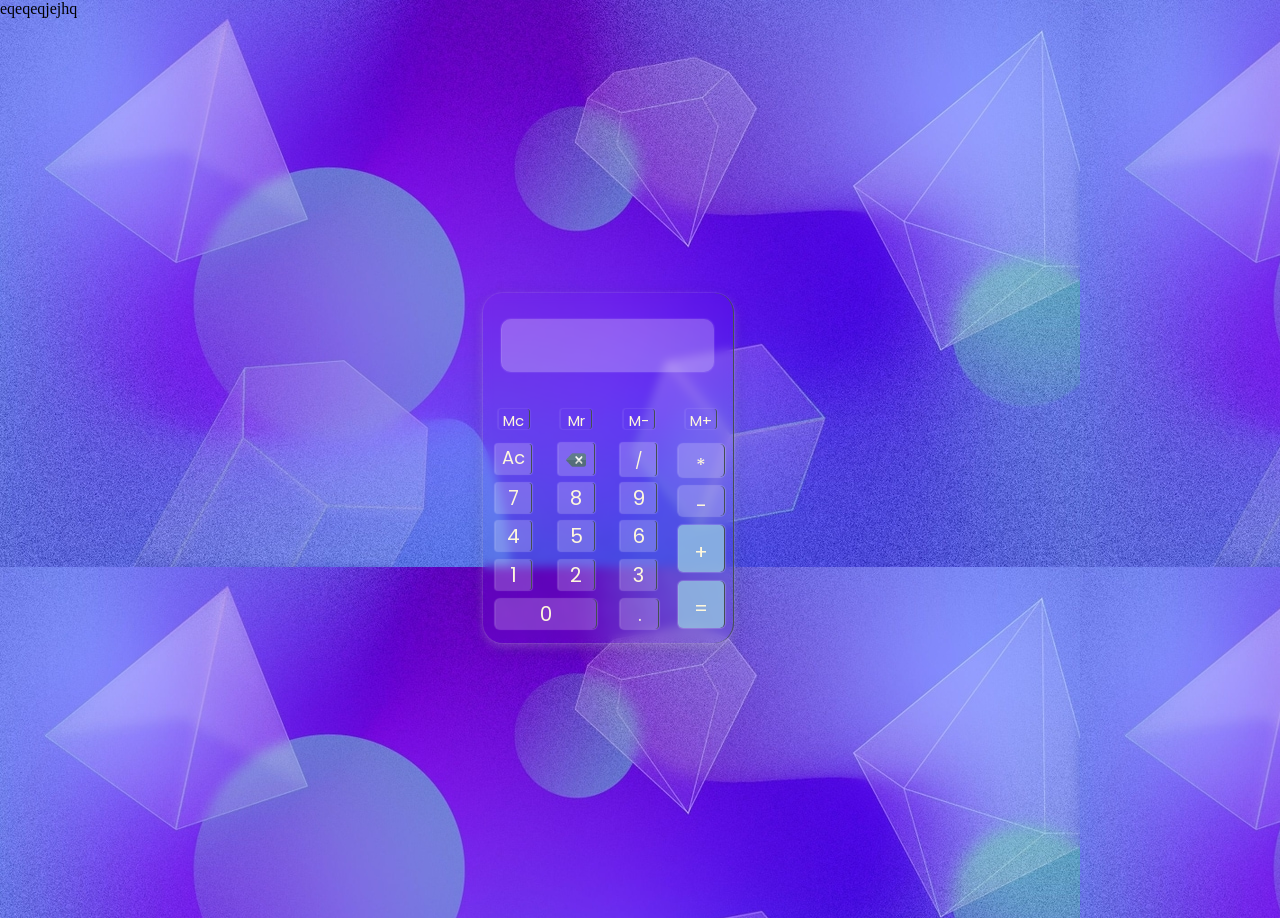
<file: index.html>
<!DOCTYPE html>
<html lang="en">
<head>
    <meta charset="UTF-8">
    <meta name="viewport" content="width=device-width, initial-scale=1.0">
    <title>Document</title>
    <link rel="stylesheet" href="style.css">
    <link rel="preconnect" href="https://fonts.googleapis.com">
<link rel="preconnect" href="https://fonts.gstatic.com" crossorigin>
<link href="https://fonts.googleapis.com/css2?family=Poppins:ital,wght@0,100;0,200;0,300;0,400;0,500;0,600;0,700;0,800;0,900;1,100;1,200;1,300;1,400;1,500;1,600;1,700;1,800;1,900&family=Ubuntu:ital,wght@0,300;0,400;0,500;0,700;1,300;1,400;1,500;1,700&display=swap" rel="stylesheet">

</head>eqeqeqjejhq
<body>
    
    
        <div class="main">
            <div class="smallbox">
            </div>
            <div class="box">
                <div class="firstsec">
                    <div class="innerbox">
                        <!-- <label for="name" ></label>
                        <input class="innerbox-inp" type="number" id="name" name="name" required> -->
                    </div>
                </div>
                <div class="secondsec">
                    <div class="mc"     >
Mc
                    </div>
                    <div class="mr">
                        Mr
                    </div>
                    <div class="mm">
M-
                    </div>
                    <div class="ms">
M+
                    </div>
                </div>
                <div class="thirdsec">
                    <div class="left">
                        <div class="leftlineone">
                          <div class="ac">Ac</div>
                          <div class="cut"><img src="delete.png" alt="calcul" width="20px"></div>
                          <div class="slash">/</div>
                        </div>
                        <div class="leftlinesecond">
                          <div class="seven">7</div>
                          <div class="eight">8</div>
                          <div class="nine">9</div>
                        </div>
                        <div class="leftlinethird">
                         <div class="four">4</div>
                         <div class="five">5</div>
                         <div class="six">6</div>
                        </div>
                        <div class="leftlinefour">
                         <div class="one">1</div>
                         <div class="two">2</div>
                         <div class="three">3</div>
                        </div>
                        <div class="leftoflinefive">
                            <div class="zero">0</div>
                            <div class="dot">.</div>
                        </div>
                    </div>
                    <div class="right">
                        <div class="mul" style="padding-top:7px;">*</div>
                        <div class="minus" style="padding-top:4px">-</div>
                        <div class="plus" style="padding-top:12px;"">+</div>
                        <div class="equal" style="padding-top:12px";>=</div>
                    </div>
                </div>
                
        </div>
        <script src="script.js"></script>
</body>
</html>
</file>
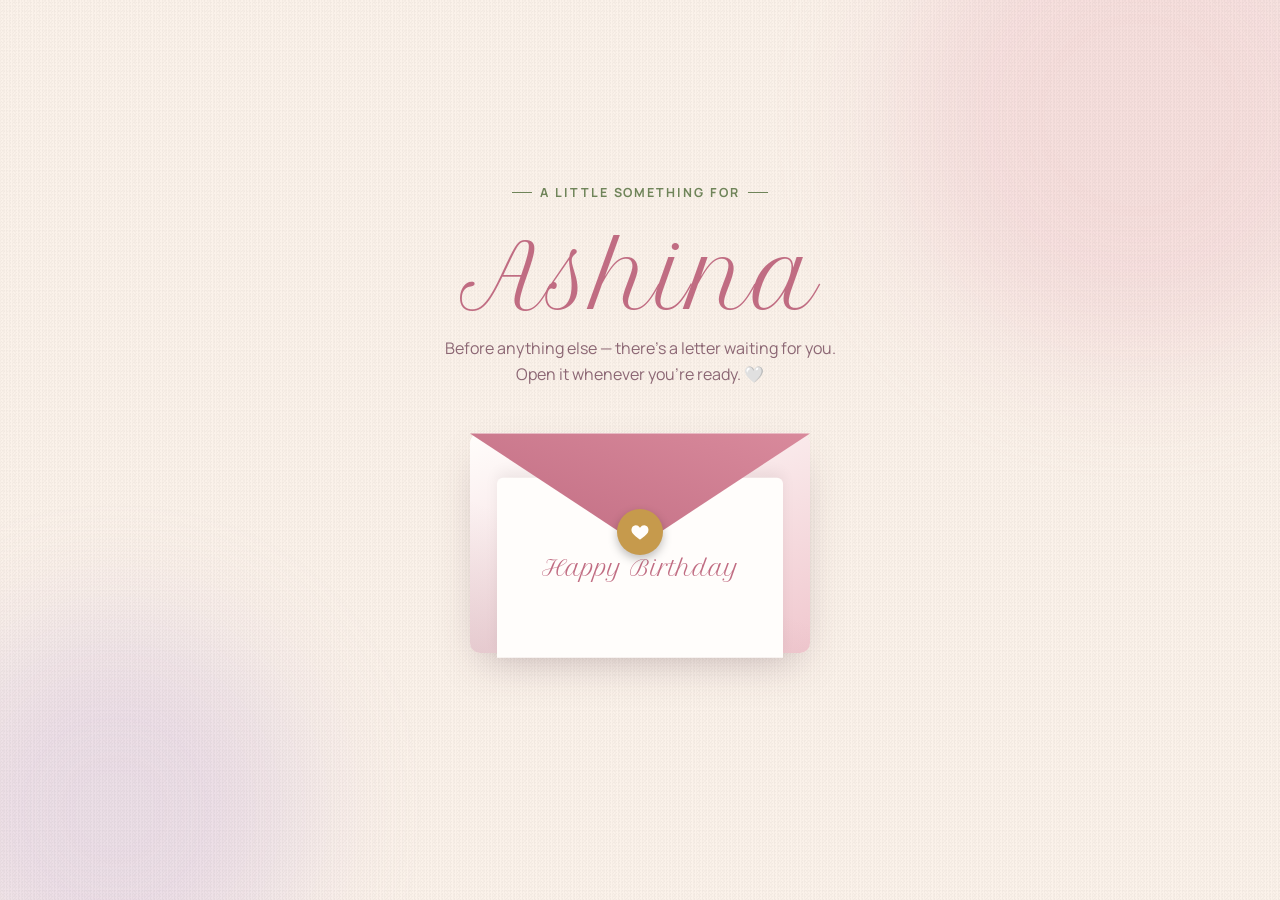
<file: ashina-birthday/index.html>
<!DOCTYPE html>
<html lang="en">
<head>
<meta charset="UTF-8">
<meta name="viewport" content="width=device-width, initial-scale=1.0">
<title>Happy Birthday, Ashina 🌸</title>
<meta name="description" content="A little corner of the internet made just for Ashina.">
<link rel="icon" href="data:image/svg+xml,%3Csvg xmlns='http://www.w3.org/2000/svg' viewBox='0 0 100 100'%3E%3Ctext y='.9em' font-size='90'%3E%F0%9F%8C%B8%3C/text%3E%3C/svg%3E">
<link rel="preconnect" href="https://fonts.googleapis.com">
<link rel="preconnect" href="https://fonts.gstatic.com" crossorigin>
<link href="https://fonts.googleapis.com/css2?family=Cormorant+Garamond:ital,wght@0,500;0,600;1,500;1,600&family=Manrope:wght@400;500;600;700;800&family=Petit+Formal+Script&display=swap" rel="stylesheet">
<link rel="stylesheet" href="css/style.css">
</head>
<body class="page-cover">
  <div class="grain-overlay"></div>
  <div class="wash wash--one"></div>
  <div class="wash wash--two"></div>
  <div class="petals-field" id="petalsField"></div>

  <main class="cover">
    <p class="eyebrow">A little something for</p>
    <h1 class="cover-title script" style="font-size:clamp(3rem,10vw,5.5rem)">Ashina</h1>
    <p class="cover-sub">Before anything else — there's a letter waiting for you. Open it whenever you're ready. 🤍</p>

    <div class="envelope-stage">
      <div class="envelope" id="envelope" tabindex="0" role="button" aria-label="Open the envelope">
        <div class="envelope-body"></div>
        <div class="envelope-letter"><span class="script">Happy Birthday</span></div>
        <div class="envelope-flap"></div>
        <div class="envelope-seal">
          <svg viewBox="0 0 24 24" fill="currentColor"><path d="M12 21s-7-4.35-9.5-8.5C.5 8.5 3 4 7 4c2 0 3.5 1 5 3 1.5-2 3-3 5-3 4 0 6.5 4.5 4.5 8.5C19 16.65 12 21 12 21Z"/></svg>
        </div>
      </div>
    </div>

    <div class="enter-btn-wrap">
      <a href="home.html" id="enterBtn" class="btn-pill filled">Step Inside ✿</a>
    </div>
  </main>

  <script src="js/script.js"></script>
</body>
</html>
</file>
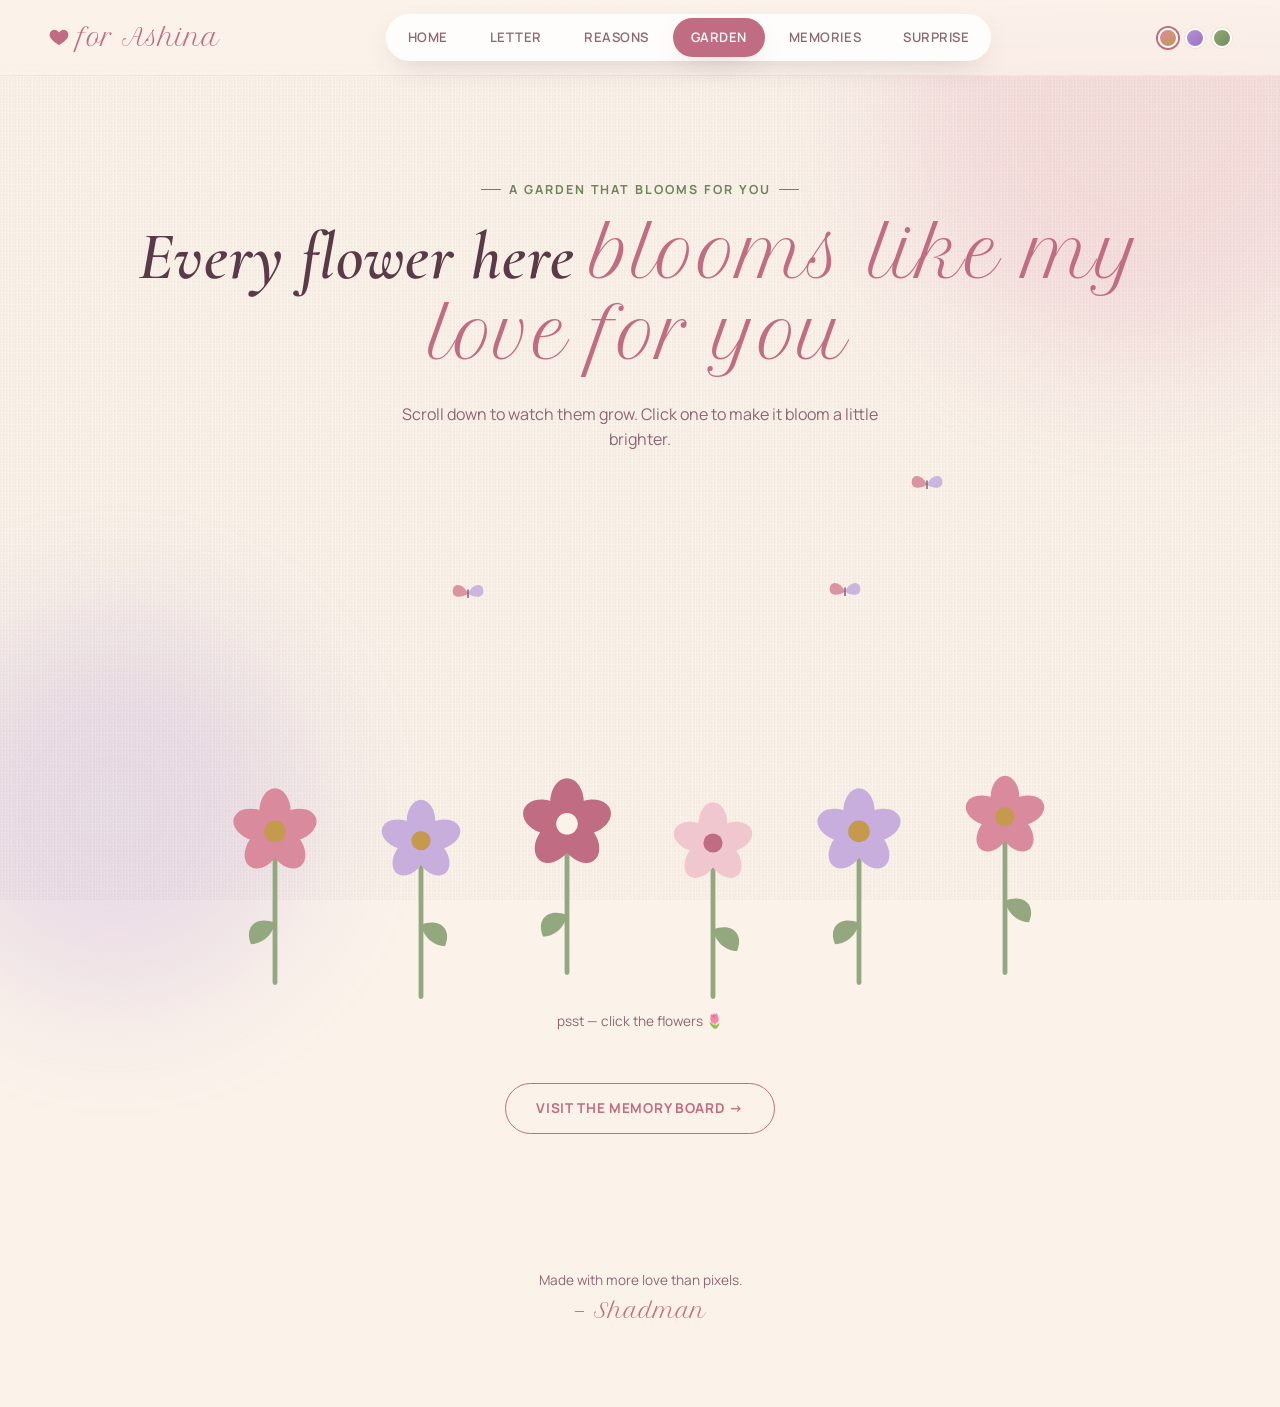
<file: ashina-birthday/garden.html>
<!DOCTYPE html>
<html lang="en">
<head>
<meta charset="UTF-8">
<meta name="viewport" content="width=device-width, initial-scale=1.0">
<title>The Garden — Ashina</title>
<link rel="icon" href="data:image/svg+xml,%3Csvg xmlns='http://www.w3.org/2000/svg' viewBox='0 0 100 100'%3E%3Ctext y='.9em' font-size='90'%3E%F0%9F%8C%B8%3C/text%3E%3C/svg%3E">
<link rel="preconnect" href="https://fonts.googleapis.com">
<link rel="preconnect" href="https://fonts.gstatic.com" crossorigin>
<link href="https://fonts.googleapis.com/css2?family=Cormorant+Garamond:ital,wght@0,500;0,600;1,500;1,600&family=Manrope:wght@400;500;600;700;800&family=Petit+Formal+Script&display=swap" rel="stylesheet">
<link rel="stylesheet" href="css/style.css">
<style>
  .flower:nth-child(2n){ margin-bottom: -14px; }
  .flower:nth-child(3n){ margin-bottom: 10px; }
</style>
</head>
<body>
  <div class="grain-overlay"></div>
  <div class="wash wash--one"></div>
  <div class="wash wash--two"></div>
  <div class="petals-field" id="petalsField"></div>

  <nav class="ribbon-nav">
    <a href="home.html" class="brand">
      <svg viewBox="0 0 24 24" fill="var(--rose-deep)"><path d="M12 21s-7-4.35-9.5-8.5C.5 8.5 3 4 7 4c2 0 3.5 1 5 3 1.5-2 3-3 5-3 4 0 6.5 4.5 4.5 8.5C19 16.65 12 21 12 21Z"/></svg>
      for Ashina
    </a>
    <ul class="ribbon-links" id="navLinks">
      <li><a href="home.html">Home</a></li>
      <li><a href="letter.html">Letter</a></li>
      <li><a href="reasons.html">Reasons</a></li>
      <li><a href="garden.html">Garden</a></li>
      <li><a href="memories.html">Memories</a></li>
      <li><a href="surprise.html">Surprise</a></li>
    </ul>
    <div style="display:flex;align-items:center;gap:14px;">
      <div class="theme-switch">
        <span class="theme-dot" data-t="rosewood" title="Rosewood"></span>
        <span class="theme-dot" data-t="lilac" title="Lilac Dusk"></span>
        <span class="theme-dot" data-t="sage" title="Sage Garden"></span>
      </div>
      <button class="nav-burger" id="burger" aria-label="Open menu"><span></span></button>
    </div>
  </nav>

  <main>
    <div class="wrap section">
      <div class="center reveal">
        <p class="eyebrow">A garden that blooms for you</p>
        <h1>Every flower here <span class="script">blooms like my love for you</span></h1>
        <p style="max-width:480px;margin:0 auto;">Scroll down to watch them grow. Click one to make it bloom a little brighter.</p>
      </div>

      <div class="garden-field" id="gardenField">
        <div class="flower"><svg viewBox="0 0 100 170" style="overflow:visible"><path class="stem" pathLength="200" d="M50 168 C50 130 50 95 50 60" fill="none" stroke="var(--sage)" stroke-width="4" stroke-linecap="round"/><path d="M50 118 C34 112 24 122 30 136 C41 136 49 126 50 118Z" fill="var(--sage)"/><g transform="translate(50,42)"><g class="bloom"><ellipse rx="13" ry="19" cy="-17" fill="var(--rose)"/><ellipse rx="13" ry="19" cy="-17" fill="var(--rose)" transform="rotate(72)"/><ellipse rx="13" ry="19" cy="-17" fill="var(--rose)" transform="rotate(144)"/><ellipse rx="13" ry="19" cy="-17" fill="var(--rose)" transform="rotate(216)"/><ellipse rx="13" ry="19" cy="-17" fill="var(--rose)" transform="rotate(288)"/><circle r="9" fill="var(--gold)"/></g></g></svg></div>

        <div class="flower"><svg viewBox="0 0 100 170" style="overflow:visible"><path class="stem" pathLength="200" d="M50 168 C50 128 50 100 50 55" fill="none" stroke="var(--sage)" stroke-width="4" stroke-linecap="round"/><path d="M50 108 C66 102 76 112 70 126 C59 126 51 116 50 108Z" fill="var(--sage)"/><g transform="translate(50,38)"><g class="bloom"><ellipse rx="12" ry="18" cy="-16" fill="var(--lilac)"/><ellipse rx="12" ry="18" cy="-16" fill="var(--lilac)" transform="rotate(72)"/><ellipse rx="12" ry="18" cy="-16" fill="var(--lilac)" transform="rotate(144)"/><ellipse rx="12" ry="18" cy="-16" fill="var(--lilac)" transform="rotate(216)"/><ellipse rx="12" ry="18" cy="-16" fill="var(--lilac)" transform="rotate(288)"/><circle r="8" fill="var(--gold)"/></g></g></svg></div>

        <div class="flower"><svg viewBox="0 0 100 170" style="overflow:visible"><path class="stem" pathLength="200" d="M50 168 C50 132 50 98 50 62" fill="none" stroke="var(--sage)" stroke-width="4" stroke-linecap="round"/><path d="M50 120 C34 114 24 124 30 138 C41 138 49 128 50 120Z" fill="var(--sage)"/><g transform="translate(50,44)"><g class="bloom"><ellipse rx="14" ry="20" cy="-18" fill="var(--rose-deep)"/><ellipse rx="14" ry="20" cy="-18" fill="var(--rose-deep)" transform="rotate(72)"/><ellipse rx="14" ry="20" cy="-18" fill="var(--rose-deep)" transform="rotate(144)"/><ellipse rx="14" ry="20" cy="-18" fill="var(--rose-deep)" transform="rotate(216)"/><ellipse rx="14" ry="20" cy="-18" fill="var(--rose-deep)" transform="rotate(288)"/><circle r="9" fill="var(--cream)"/></g></g></svg></div>

        <div class="flower"><svg viewBox="0 0 100 170" style="overflow:visible"><path class="stem" pathLength="200" d="M50 168 C50 126 50 96 50 58" fill="none" stroke="var(--sage)" stroke-width="4" stroke-linecap="round"/><path d="M50 112 C66 106 76 116 70 130 C59 130 51 120 50 112Z" fill="var(--sage)"/><g transform="translate(50,40)"><g class="bloom"><ellipse rx="12" ry="18" cy="-16" fill="var(--blush)"/><ellipse rx="12" ry="18" cy="-16" fill="var(--blush)" transform="rotate(72)"/><ellipse rx="12" ry="18" cy="-16" fill="var(--blush)" transform="rotate(144)"/><ellipse rx="12" ry="18" cy="-16" fill="var(--blush)" transform="rotate(216)"/><ellipse rx="12" ry="18" cy="-16" fill="var(--blush)" transform="rotate(288)"/><circle r="8" fill="var(--rose-deep)"/></g></g></svg></div>

        <div class="flower"><svg viewBox="0 0 100 170" style="overflow:visible"><path class="stem" pathLength="200" d="M50 168 C50 130 50 95 50 60" fill="none" stroke="var(--sage)" stroke-width="4" stroke-linecap="round"/><path d="M50 118 C34 112 24 122 30 136 C41 136 49 126 50 118Z" fill="var(--sage)"/><g transform="translate(50,42)"><g class="bloom"><ellipse rx="13" ry="19" cy="-17" fill="var(--lilac)"/><ellipse rx="13" ry="19" cy="-17" fill="var(--lilac)" transform="rotate(72)"/><ellipse rx="13" ry="19" cy="-17" fill="var(--lilac)" transform="rotate(144)"/><ellipse rx="13" ry="19" cy="-17" fill="var(--lilac)" transform="rotate(216)"/><ellipse rx="13" ry="19" cy="-17" fill="var(--lilac)" transform="rotate(288)"/><circle r="9" fill="var(--gold)"/></g></g></svg></div>

        <div class="flower"><svg viewBox="0 0 100 170" style="overflow:visible"><path class="stem" pathLength="200" d="M50 168 C50 128 50 100 50 55" fill="none" stroke="var(--sage)" stroke-width="4" stroke-linecap="round"/><path d="M50 108 C66 102 76 112 70 126 C59 126 51 116 50 108Z" fill="var(--sage)"/><g transform="translate(50,38)"><g class="bloom"><ellipse rx="12" ry="18" cy="-16" fill="var(--rose)"/><ellipse rx="12" ry="18" cy="-16" fill="var(--rose)" transform="rotate(72)"/><ellipse rx="12" ry="18" cy="-16" fill="var(--rose)" transform="rotate(144)"/><ellipse rx="12" ry="18" cy="-16" fill="var(--rose)" transform="rotate(216)"/><ellipse rx="12" ry="18" cy="-16" fill="var(--rose)" transform="rotate(288)"/><circle r="8" fill="var(--gold)"/></g></g></svg></div>
      </div>

      <p class="garden-hint reveal">psst — click the flowers 🌷</p>

      <div class="center reveal" style="margin-top:50px;">
        <a href="memories.html" class="btn-pill">Visit the memory board →</a>
      </div>
    </div>
  </main>

  <p class="footer-note">Made with more love than pixels.<span class="script">— Shadman</span></p>

  <script src="js/script.js"></script>
</body>
</html>
</file>
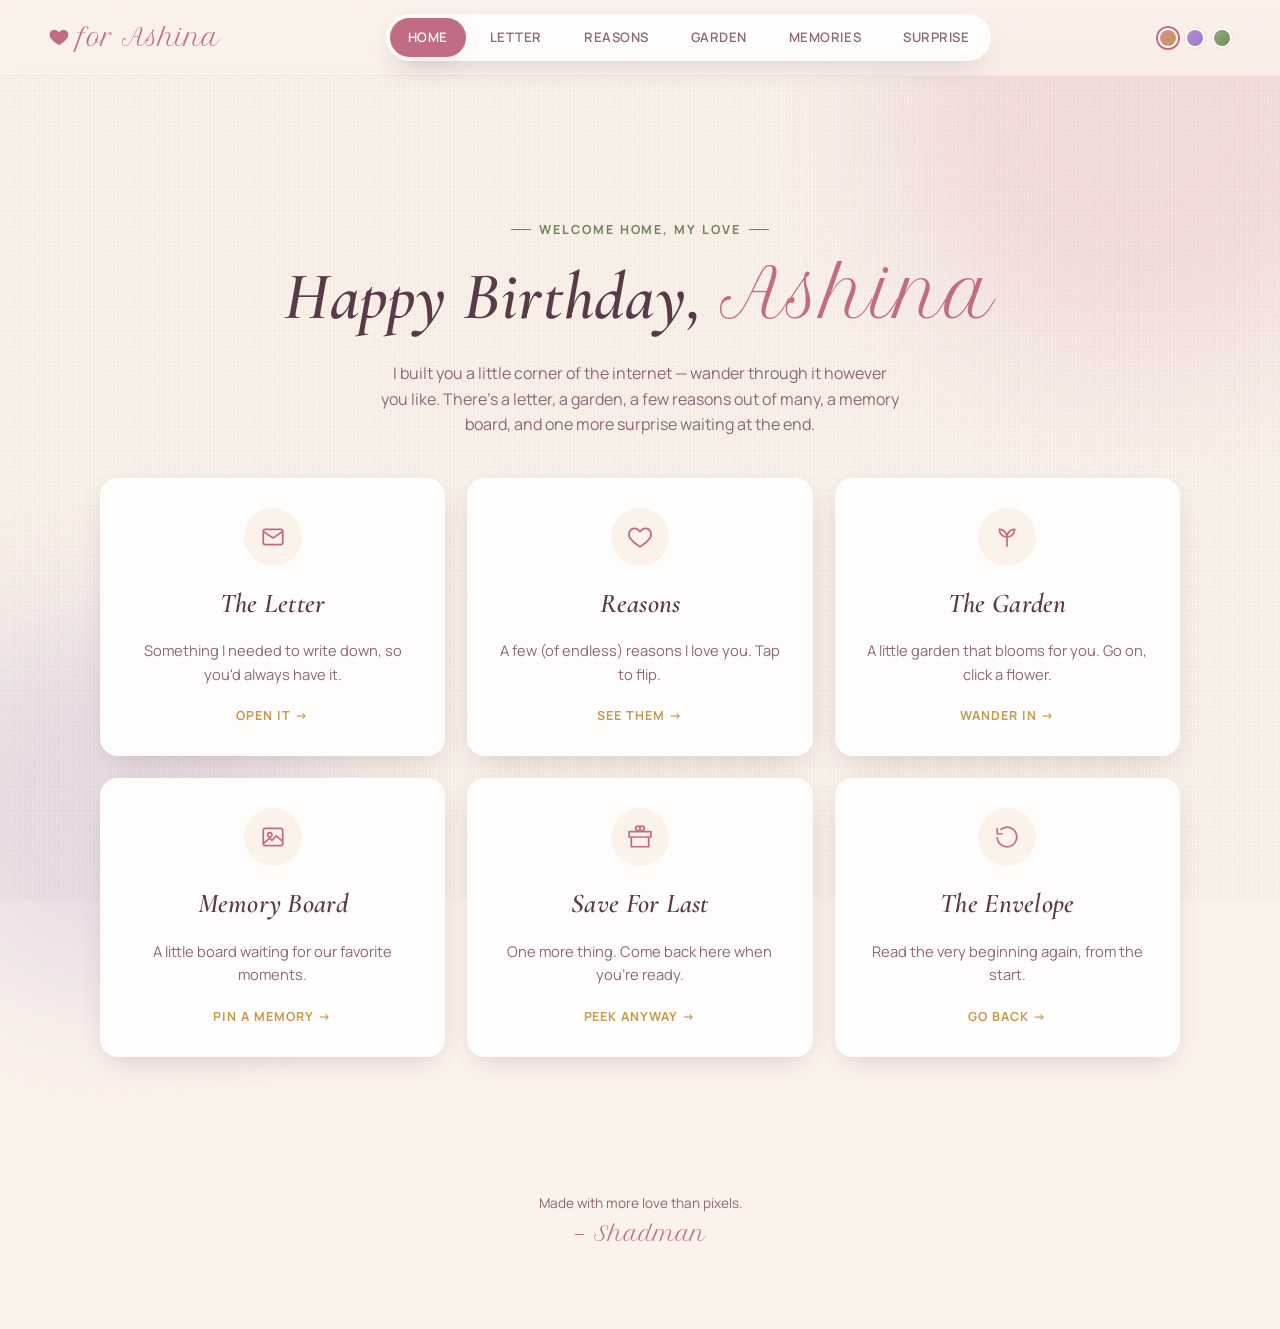
<file: ashina-birthday/home.html>
<!DOCTYPE html>
<html lang="en">
<head>
<meta charset="UTF-8">
<meta name="viewport" content="width=device-width, initial-scale=1.0">
<title>Welcome, Ashina 🌷</title>
<link rel="icon" href="data:image/svg+xml,%3Csvg xmlns='http://www.w3.org/2000/svg' viewBox='0 0 100 100'%3E%3Ctext y='.9em' font-size='90'%3E%F0%9F%8C%B8%3C/text%3E%3C/svg%3E">
<link rel="preconnect" href="https://fonts.googleapis.com">
<link rel="preconnect" href="https://fonts.gstatic.com" crossorigin>
<link href="https://fonts.googleapis.com/css2?family=Cormorant+Garamond:ital,wght@0,500;0,600;1,500;1,600&family=Manrope:wght@400;500;600;700;800&family=Petit+Formal+Script&display=swap" rel="stylesheet">
<link rel="stylesheet" href="css/style.css">
</head>
<body>
  <div class="grain-overlay"></div>
  <div class="wash wash--one"></div>
  <div class="wash wash--two"></div>
  <div class="petals-field" id="petalsField"></div>

  <nav class="ribbon-nav">
    <a href="home.html" class="brand">
      <svg viewBox="0 0 24 24" fill="var(--rose-deep)"><path d="M12 21s-7-4.35-9.5-8.5C.5 8.5 3 4 7 4c2 0 3.5 1 5 3 1.5-2 3-3 5-3 4 0 6.5 4.5 4.5 8.5C19 16.65 12 21 12 21Z"/></svg>
      for Ashina
    </a>
    <ul class="ribbon-links" id="navLinks">
      <li><a href="home.html">Home</a></li>
      <li><a href="letter.html">Letter</a></li>
      <li><a href="reasons.html">Reasons</a></li>
      <li><a href="garden.html">Garden</a></li>
      <li><a href="memories.html">Memories</a></li>
      <li><a href="surprise.html">Surprise</a></li>
    </ul>
    <div style="display:flex;align-items:center;gap:14px;">
      <div class="theme-switch">
        <span class="theme-dot" data-t="rosewood" title="Rosewood"></span>
        <span class="theme-dot" data-t="lilac" title="Lilac Dusk"></span>
        <span class="theme-dot" data-t="sage" title="Sage Garden"></span>
      </div>
      <button class="nav-burger" id="burger" aria-label="Open menu"><span></span></button>
    </div>
  </nav>

  <main>
    <div class="wrap section">
      <div class="hub-hero reveal">
        <p class="eyebrow">Welcome home, my love</p>
        <h1>Happy Birthday, <span class="script">Ashina</span></h1>
        <p style="max-width:520px;margin:0 auto;">I built you a little corner of the internet — wander through it however you like. There's a letter, a garden, a few reasons out of many, a memory board, and one more surprise waiting at the end.</p>
      </div>

      <div class="hub-grid">
        <a class="hub-card reveal d1" href="letter.html">
          <div class="ico"><svg viewBox="0 0 24 24" fill="none" stroke="currentColor" stroke-width="1.6"><rect x="3" y="5" width="18" height="14" rx="2"/><path d="M3 7l9 6 9-6"/></svg></div>
          <h3>The Letter</h3>
          <p>Something I needed to write down, so you'd always have it.</p>
          <span class="go">Open it →</span>
        </a>

        <a class="hub-card reveal d2" href="reasons.html">
          <div class="ico"><svg viewBox="0 0 24 24" fill="none" stroke="currentColor" stroke-width="1.6"><path d="M12 21s-7-4.35-9.5-8.5C.5 8.5 3 4 7 4c2 0 3.5 1 5 3 1.5-2 3-3 5-3 4 0 6.5 4.5 4.5 8.5C19 16.65 12 21 12 21Z"/></svg></div>
          <h3>Reasons</h3>
          <p>A few (of endless) reasons I love you. Tap to flip.</p>
          <span class="go">See them →</span>
        </a>

        <a class="hub-card reveal d3" href="garden.html">
          <div class="ico"><svg viewBox="0 0 24 24" fill="none" stroke="currentColor" stroke-width="1.6"><path d="M12 12c0-4 3-7 7-7 0 4-3 7-7 7Zm0 0c0-4-3-7-7-7 0 4 3 7 7 7Zm0 0v9"/></svg></div>
          <h3>The Garden</h3>
          <p>A little garden that blooms for you. Go on, click a flower.</p>
          <span class="go">Wander in →</span>
        </a>

        <a class="hub-card reveal d4" href="memories.html">
          <div class="ico"><svg viewBox="0 0 24 24" fill="none" stroke="currentColor" stroke-width="1.6"><rect x="3" y="4" width="18" height="16" rx="2"/><circle cx="9" cy="10" r="2"/><path d="M21 16l-6-5-4 4-2-2-6 5"/></svg></div>
          <h3>Memory Board</h3>
          <p>A little board waiting for our favorite moments.</p>
          <span class="go">Pin a memory →</span>
        </a>

        <a class="hub-card reveal d5" href="surprise.html">
          <div class="ico"><svg viewBox="0 0 24 24" fill="none" stroke="currentColor" stroke-width="1.6"><path d="M20 12v9H4v-9M2 7h20v5H2V7Zm10 0V4a2 2 0 1 0-2 2h2Zm0 0V4a2 2 0 1 1 2 2h-2Z"/></svg></div>
          <h3>Save For Last</h3>
          <p>One more thing. Come back here when you're ready.</p>
          <span class="go">Peek anyway →</span>
        </a>

        <a class="hub-card reveal d6" href="index.html">
          <div class="ico"><svg viewBox="0 0 24 24" fill="none" stroke="currentColor" stroke-width="1.6"><path d="M3 12a9 9 0 1 0 3-6.7"/><path d="M3 4v5h5"/></svg></div>
          <h3>The Envelope</h3>
          <p>Read the very beginning again, from the start.</p>
          <span class="go">Go back →</span>
        </a>
      </div>
    </div>
  </main>

  <p class="footer-note">Made with more love than pixels.<span class="script">— Shadman</span></p>

  <script src="js/script.js"></script>
</body>
</html>
</file>
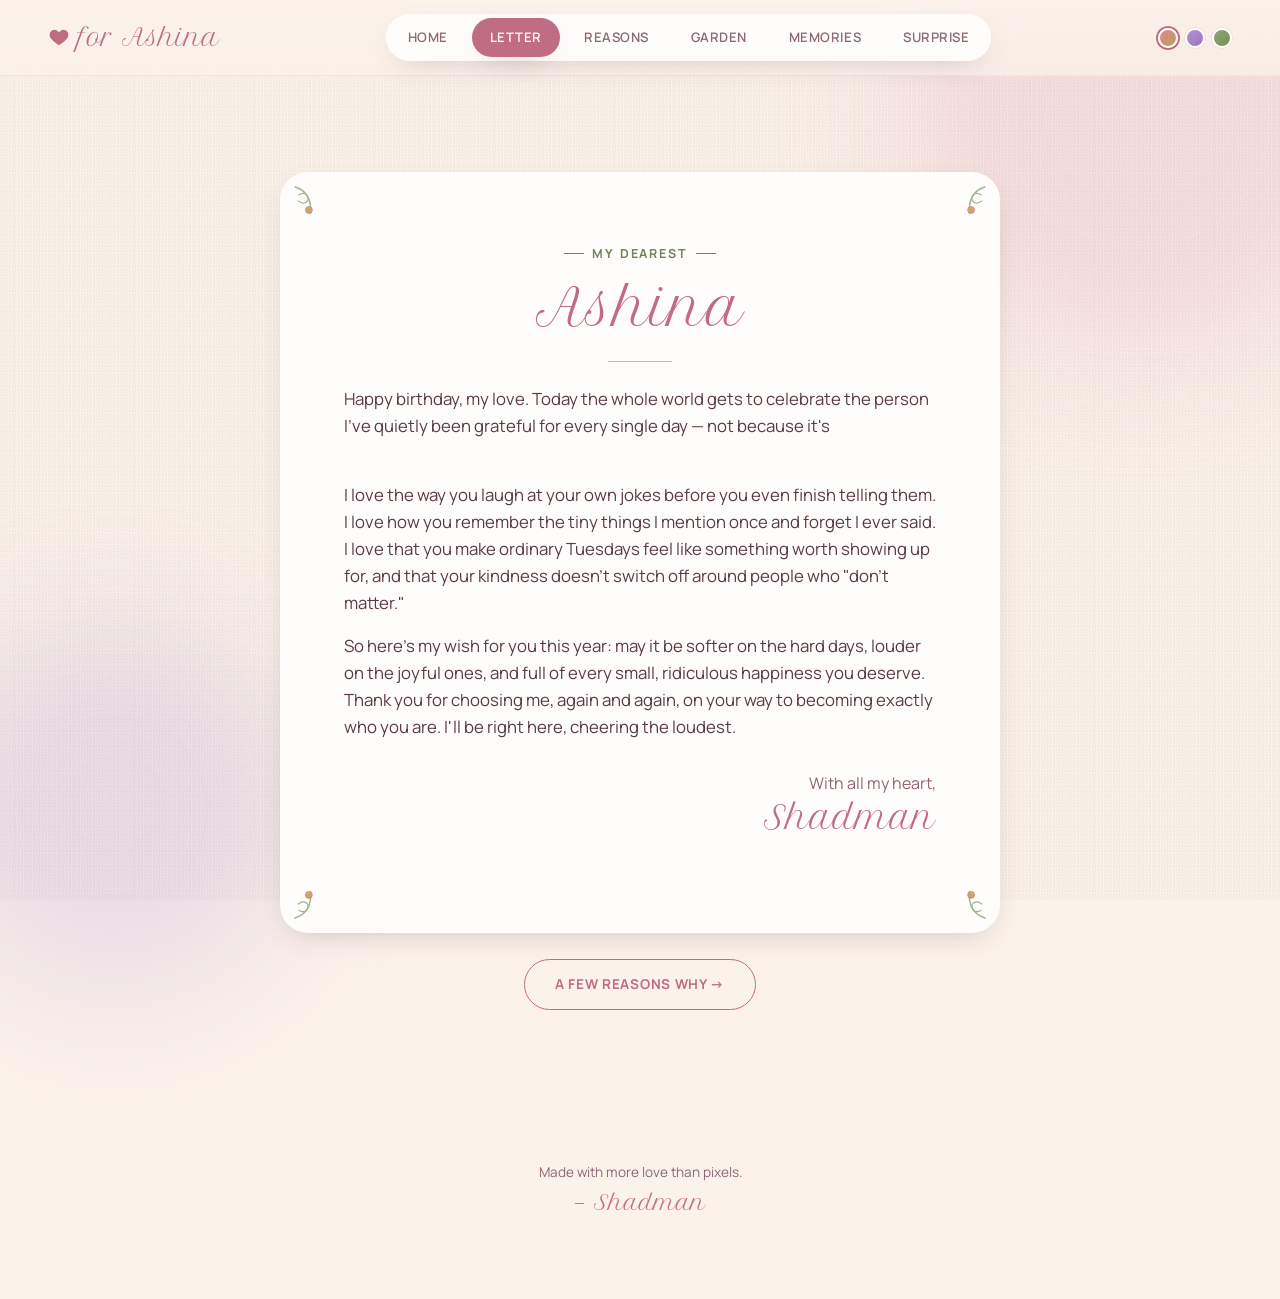
<file: ashina-birthday/letter.html>
<!DOCTYPE html>
<html lang="en">
<head>
<meta charset="UTF-8">
<meta name="viewport" content="width=device-width, initial-scale=1.0">
<title>A Letter For You — Ashina</title>
<link rel="icon" href="data:image/svg+xml,%3Csvg xmlns='http://www.w3.org/2000/svg' viewBox='0 0 100 100'%3E%3Ctext y='.9em' font-size='90'%3E%F0%9F%8C%B8%3C/text%3E%3C/svg%3E">
<link rel="preconnect" href="https://fonts.googleapis.com">
<link rel="preconnect" href="https://fonts.gstatic.com" crossorigin>
<link href="https://fonts.googleapis.com/css2?family=Cormorant+Garamond:ital,wght@0,500;0,600;1,500;1,600&family=Manrope:wght@400;500;600;700;800&family=Petit+Formal+Script&display=swap" rel="stylesheet">
<link rel="stylesheet" href="css/style.css">
</head>
<body>
  <div class="grain-overlay"></div>
  <div class="wash wash--one"></div>
  <div class="wash wash--two"></div>
  <div class="petals-field" id="petalsField"></div>

  <nav class="ribbon-nav">
    <a href="home.html" class="brand">
      <svg viewBox="0 0 24 24" fill="var(--rose-deep)"><path d="M12 21s-7-4.35-9.5-8.5C.5 8.5 3 4 7 4c2 0 3.5 1 5 3 1.5-2 3-3 5-3 4 0 6.5 4.5 4.5 8.5C19 16.65 12 21 12 21Z"/></svg>
      for Ashina
    </a>
    <ul class="ribbon-links" id="navLinks">
      <li><a href="home.html">Home</a></li>
      <li><a href="letter.html">Letter</a></li>
      <li><a href="reasons.html">Reasons</a></li>
      <li><a href="garden.html">Garden</a></li>
      <li><a href="memories.html">Memories</a></li>
      <li><a href="surprise.html">Surprise</a></li>
    </ul>
    <div style="display:flex;align-items:center;gap:14px;">
      <div class="theme-switch">
        <span class="theme-dot" data-t="rosewood" title="Rosewood"></span>
        <span class="theme-dot" data-t="lilac" title="Lilac Dusk"></span>
        <span class="theme-dot" data-t="sage" title="Sage Garden"></span>
      </div>
      <button class="nav-burger" id="burger" aria-label="Open menu"><span></span></button>
    </div>
  </nav>

  <main>
    <div class="wrap section letter-wrap">
      <div class="letter-card card reveal">
        <div class="corner corner--tl"><svg viewBox="0 0 60 60" fill="none"><path d="M4 4c14 4 22 16 20 34" stroke="var(--sage)" stroke-width="2" stroke-linecap="round"/><path d="M9 14c6-4 12-1 12 5s-7 8-13 3" stroke="var(--sage)" stroke-width="1.6" fill="none" stroke-linecap="round"/><circle cx="22" cy="34" r="4.5" fill="var(--gold)"/><circle cx="22" cy="34" r="4.5" fill="none" stroke="var(--rose-deep)" stroke-width="1"/></svg></div>
        <div class="corner corner--tr"><svg viewBox="0 0 60 60" fill="none"><path d="M4 4c14 4 22 16 20 34" stroke="var(--sage)" stroke-width="2" stroke-linecap="round"/><path d="M9 14c6-4 12-1 12 5s-7 8-13 3" stroke="var(--sage)" stroke-width="1.6" fill="none" stroke-linecap="round"/><circle cx="22" cy="34" r="4.5" fill="var(--gold)"/><circle cx="22" cy="34" r="4.5" fill="none" stroke="var(--rose-deep)" stroke-width="1"/></svg></div>
        <div class="corner corner--bl"><svg viewBox="0 0 60 60" fill="none"><path d="M4 4c14 4 22 16 20 34" stroke="var(--sage)" stroke-width="2" stroke-linecap="round"/><path d="M9 14c6-4 12-1 12 5s-7 8-13 3" stroke="var(--sage)" stroke-width="1.6" fill="none" stroke-linecap="round"/><circle cx="22" cy="34" r="4.5" fill="var(--gold)"/><circle cx="22" cy="34" r="4.5" fill="none" stroke="var(--rose-deep)" stroke-width="1"/></svg></div>
        <div class="corner corner--br"><svg viewBox="0 0 60 60" fill="none"><path d="M4 4c14 4 22 16 20 34" stroke="var(--sage)" stroke-width="2" stroke-linecap="round"/><path d="M9 14c6-4 12-1 12 5s-7 8-13 3" stroke="var(--sage)" stroke-width="1.6" fill="none" stroke-linecap="round"/><circle cx="22" cy="34" r="4.5" fill="var(--gold)"/><circle cx="22" cy="34" r="4.5" fill="none" stroke="var(--rose-deep)" stroke-width="1"/></svg></div>

        <div class="letter-head">
          <p class="eyebrow">My dearest</p>
          <h1 class="script" style="font-size:clamp(2.2rem,6vw,3.2rem)">Ashina</h1>
          <div class="divider"></div>
        </div>

        <div class="letter-body">
          <p data-typed>Happy birthday, my love. Today the whole world gets to celebrate the person I've quietly been grateful for every single day — not because it's your birthday, but because of what it reminds me: that the day you were born is the reason my life looks this warm, this soft, this much more mine.</p>
          <p>I love the way you laugh at your own jokes before you even finish telling them. I love how you remember the tiny things I mention once and forget I ever said. I love that you make ordinary Tuesdays feel like something worth showing up for, and that your kindness doesn't switch off around people who "don't matter."</p>
          <p>So here's my wish for you this year: may it be softer on the hard days, louder on the joyful ones, and full of every small, ridiculous happiness you deserve. Thank you for choosing me, again and again, on your way to becoming exactly who you are. I'll be right here, cheering the loudest.</p>
        </div>

        <div class="letter-sign">
          <p style="margin-bottom:2px;">With all my heart,</p>
          <p class="script">Shadman</p>
        </div>
      </div>

      <p class="center" style="margin-top:26px;">
        <a href="reasons.html" class="btn-pill">A few reasons why →</a>
      </p>
    </div>
  </main>

  <p class="footer-note">Made with more love than pixels.<span class="script">— Shadman</span></p>

  <script src="js/script.js"></script>
</body>
</html>
</file>
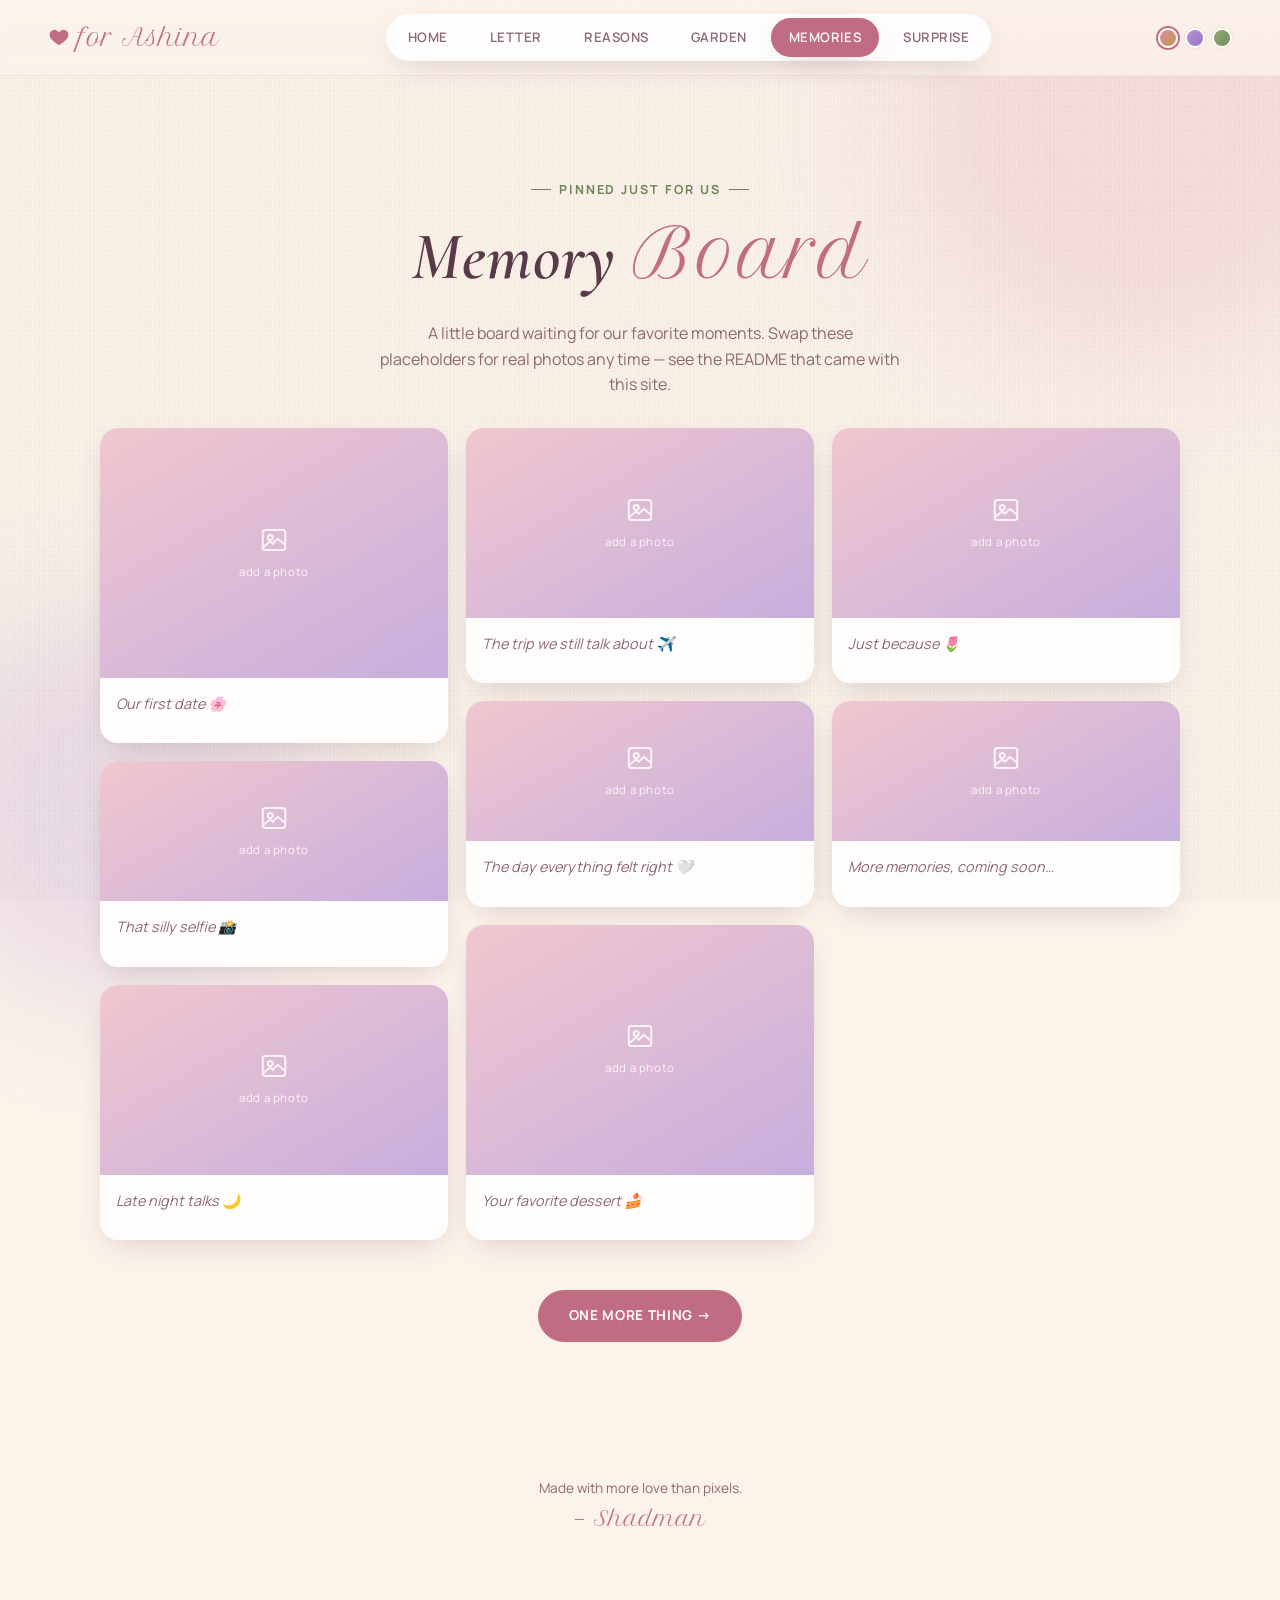
<file: ashina-birthday/memories.html>
<!DOCTYPE html>
<html lang="en">
<head>
<meta charset="UTF-8">
<meta name="viewport" content="width=device-width, initial-scale=1.0">
<title>Memory Board — Ashina</title>
<link rel="icon" href="data:image/svg+xml,%3Csvg xmlns='http://www.w3.org/2000/svg' viewBox='0 0 100 100'%3E%3Ctext y='.9em' font-size='90'%3E%F0%9F%8C%B8%3C/text%3E%3C/svg%3E">
<link rel="preconnect" href="https://fonts.googleapis.com">
<link rel="preconnect" href="https://fonts.gstatic.com" crossorigin>
<link href="https://fonts.googleapis.com/css2?family=Cormorant+Garamond:ital,wght@0,500;0,600;1,500;1,600&family=Manrope:wght@400;500;600;700;800&family=Petit+Formal+Script&display=swap" rel="stylesheet">
<link rel="stylesheet" href="css/style.css">
</head>
<body>
  <div class="grain-overlay"></div>
  <div class="wash wash--one"></div>
  <div class="wash wash--two"></div>
  <div class="petals-field" id="petalsField"></div>

  <nav class="ribbon-nav">
    <a href="home.html" class="brand">
      <svg viewBox="0 0 24 24" fill="var(--rose-deep)"><path d="M12 21s-7-4.35-9.5-8.5C.5 8.5 3 4 7 4c2 0 3.5 1 5 3 1.5-2 3-3 5-3 4 0 6.5 4.5 4.5 8.5C19 16.65 12 21 12 21Z"/></svg>
      for Ashina
    </a>
    <ul class="ribbon-links" id="navLinks">
      <li><a href="home.html">Home</a></li>
      <li><a href="letter.html">Letter</a></li>
      <li><a href="reasons.html">Reasons</a></li>
      <li><a href="garden.html">Garden</a></li>
      <li><a href="memories.html">Memories</a></li>
      <li><a href="surprise.html">Surprise</a></li>
    </ul>
    <div style="display:flex;align-items:center;gap:14px;">
      <div class="theme-switch">
        <span class="theme-dot" data-t="rosewood" title="Rosewood"></span>
        <span class="theme-dot" data-t="lilac" title="Lilac Dusk"></span>
        <span class="theme-dot" data-t="sage" title="Sage Garden"></span>
      </div>
      <button class="nav-burger" id="burger" aria-label="Open menu"><span></span></button>
    </div>
  </nav>

  <main>
    <div class="wrap section">
      <div class="center reveal">
        <p class="eyebrow">Pinned just for us</p>
        <h1>Memory <span class="script">Board</span></h1>
        <p style="max-width:520px;margin:0 auto;">A little board waiting for our favorite moments. Swap these placeholders for real photos any time — see the README that came with this site.</p>
      </div>

      <div class="masonry reveal">
        <div class="mem-card">
          <div class="mem-photo h-lg"><svg viewBox="0 0 24 24" fill="none" stroke="currentColor" stroke-width="1.6"><rect x="3" y="4" width="18" height="16" rx="2"/><circle cx="9" cy="10" r="2"/><path d="M21 16l-6-5-4 4-2-2-6 5"/></svg><small>add a photo</small></div>
          <p class="mem-cap">Our first date 🌸</p>
        </div>
        <div class="mem-card">
          <div class="mem-photo h-sm"><svg viewBox="0 0 24 24" fill="none" stroke="currentColor" stroke-width="1.6"><rect x="3" y="4" width="18" height="16" rx="2"/><circle cx="9" cy="10" r="2"/><path d="M21 16l-6-5-4 4-2-2-6 5"/></svg><small>add a photo</small></div>
          <p class="mem-cap">That silly selfie 📸</p>
        </div>
        <div class="mem-card">
          <div class="mem-photo h-md"><svg viewBox="0 0 24 24" fill="none" stroke="currentColor" stroke-width="1.6"><rect x="3" y="4" width="18" height="16" rx="2"/><circle cx="9" cy="10" r="2"/><path d="M21 16l-6-5-4 4-2-2-6 5"/></svg><small>add a photo</small></div>
          <p class="mem-cap">Late night talks 🌙</p>
        </div>
        <div class="mem-card">
          <div class="mem-photo h-md"><svg viewBox="0 0 24 24" fill="none" stroke="currentColor" stroke-width="1.6"><rect x="3" y="4" width="18" height="16" rx="2"/><circle cx="9" cy="10" r="2"/><path d="M21 16l-6-5-4 4-2-2-6 5"/></svg><small>add a photo</small></div>
          <p class="mem-cap">The trip we still talk about ✈️</p>
        </div>
        <div class="mem-card">
          <div class="mem-photo h-sm"><svg viewBox="0 0 24 24" fill="none" stroke="currentColor" stroke-width="1.6"><rect x="3" y="4" width="18" height="16" rx="2"/><circle cx="9" cy="10" r="2"/><path d="M21 16l-6-5-4 4-2-2-6 5"/></svg><small>add a photo</small></div>
          <p class="mem-cap">The day everything felt right 🤍</p>
        </div>
        <div class="mem-card">
          <div class="mem-photo h-lg"><svg viewBox="0 0 24 24" fill="none" stroke="currentColor" stroke-width="1.6"><rect x="3" y="4" width="18" height="16" rx="2"/><circle cx="9" cy="10" r="2"/><path d="M21 16l-6-5-4 4-2-2-6 5"/></svg><small>add a photo</small></div>
          <p class="mem-cap">Your favorite dessert 🍰</p>
        </div>
        <div class="mem-card">
          <div class="mem-photo h-md"><svg viewBox="0 0 24 24" fill="none" stroke="currentColor" stroke-width="1.6"><rect x="3" y="4" width="18" height="16" rx="2"/><circle cx="9" cy="10" r="2"/><path d="M21 16l-6-5-4 4-2-2-6 5"/></svg><small>add a photo</small></div>
          <p class="mem-cap">Just because 🌷</p>
        </div>
        <div class="mem-card">
          <div class="mem-photo h-sm"><svg viewBox="0 0 24 24" fill="none" stroke="currentColor" stroke-width="1.6"><rect x="3" y="4" width="18" height="16" rx="2"/><circle cx="9" cy="10" r="2"/><path d="M21 16l-6-5-4 4-2-2-6 5"/></svg><small>add a photo</small></div>
          <p class="mem-cap">More memories, coming soon…</p>
        </div>
      </div>

      <div class="center reveal" style="margin-top:50px;">
        <a href="surprise.html" class="btn-pill filled">One more thing →</a>
      </div>
    </div>
  </main>

  <p class="footer-note">Made with more love than pixels.<span class="script">— Shadman</span></p>

  <script src="js/script.js"></script>
</body>
</html>
</file>
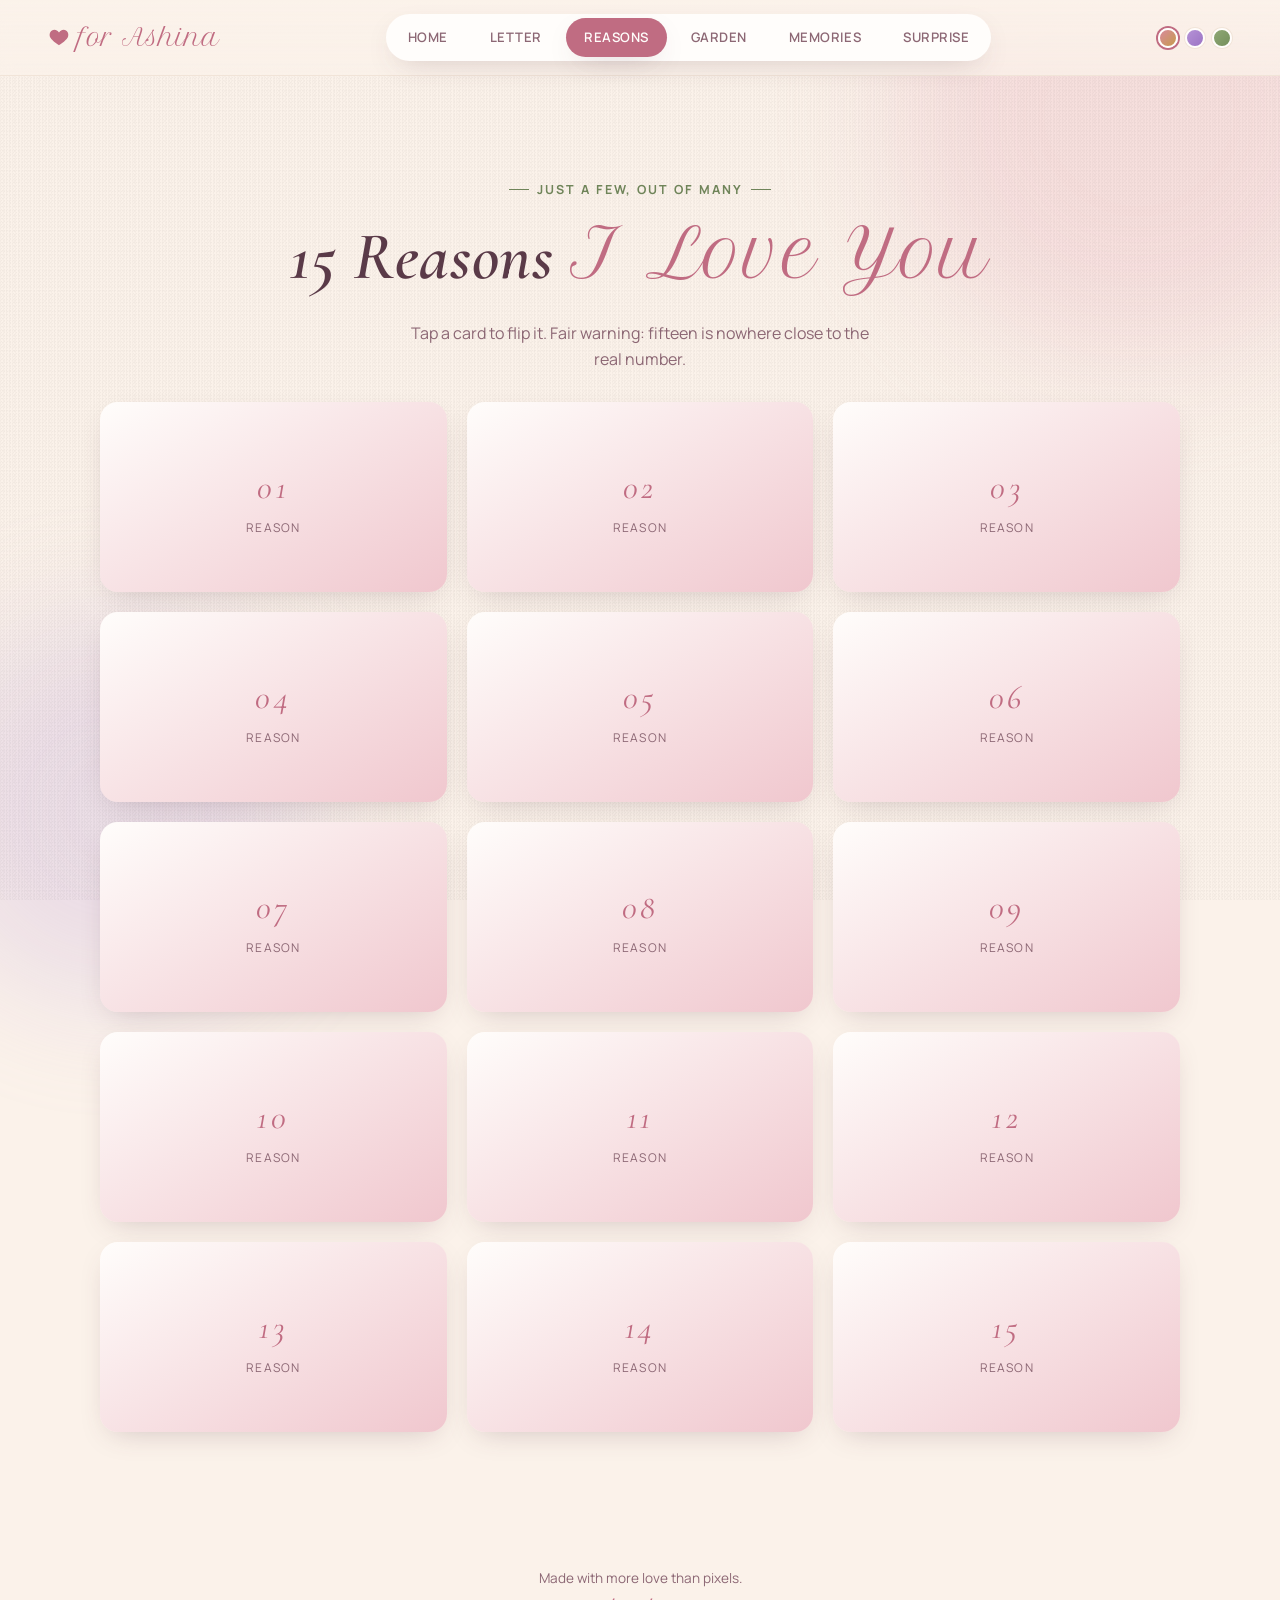
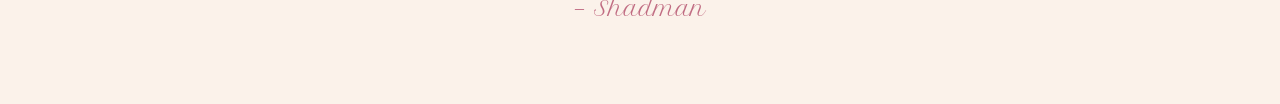
<file: ashina-birthday/reasons.html>
<!DOCTYPE html>
<html lang="en">
<head>
<meta charset="UTF-8">
<meta name="viewport" content="width=device-width, initial-scale=1.0">
<title>15 Reasons — Ashina</title>
<link rel="icon" href="data:image/svg+xml,%3Csvg xmlns='http://www.w3.org/2000/svg' viewBox='0 0 100 100'%3E%3Ctext y='.9em' font-size='90'%3E%F0%9F%8C%B8%3C/text%3E%3C/svg%3E">
<link rel="preconnect" href="https://fonts.googleapis.com">
<link rel="preconnect" href="https://fonts.gstatic.com" crossorigin>
<link href="https://fonts.googleapis.com/css2?family=Cormorant+Garamond:ital,wght@0,500;0,600;1,500;1,600&family=Manrope:wght@400;500;600;700;800&family=Petit+Formal+Script&display=swap" rel="stylesheet">
<link rel="stylesheet" href="css/style.css">
</head>
<body>
  <div class="grain-overlay"></div>
  <div class="wash wash--one"></div>
  <div class="wash wash--two"></div>
  <div class="petals-field" id="petalsField"></div>

  <nav class="ribbon-nav">
    <a href="home.html" class="brand">
      <svg viewBox="0 0 24 24" fill="var(--rose-deep)"><path d="M12 21s-7-4.35-9.5-8.5C.5 8.5 3 4 7 4c2 0 3.5 1 5 3 1.5-2 3-3 5-3 4 0 6.5 4.5 4.5 8.5C19 16.65 12 21 12 21Z"/></svg>
      for Ashina
    </a>
    <ul class="ribbon-links" id="navLinks">
      <li><a href="home.html">Home</a></li>
      <li><a href="letter.html">Letter</a></li>
      <li><a href="reasons.html">Reasons</a></li>
      <li><a href="garden.html">Garden</a></li>
      <li><a href="memories.html">Memories</a></li>
      <li><a href="surprise.html">Surprise</a></li>
    </ul>
    <div style="display:flex;align-items:center;gap:14px;">
      <div class="theme-switch">
        <span class="theme-dot" data-t="rosewood" title="Rosewood"></span>
        <span class="theme-dot" data-t="lilac" title="Lilac Dusk"></span>
        <span class="theme-dot" data-t="sage" title="Sage Garden"></span>
      </div>
      <button class="nav-burger" id="burger" aria-label="Open menu"><span></span></button>
    </div>
  </nav>

  <main>
    <div class="wrap section">
      <div class="center reveal">
        <p class="eyebrow">Just a few, out of many</p>
        <h1>15 Reasons <span class="script">I Love You</span></h1>
        <p style="max-width:480px;margin:0 auto;">Tap a card to flip it. Fair warning: fifteen is nowhere close to the real number.</p>
      </div>

      <div class="reasons-grid">
        <div class="flip-card reveal d1"><div class="flip-inner">
          <div class="flip-face flip-front"><span class="num">01</span><span>Reason</span></div>
          <div class="flip-face flip-back">The way you laugh at your own jokes before you even finish telling them.</div>
        </div></div>

        <div class="flip-card reveal d2"><div class="flip-inner">
          <div class="flip-face flip-front"><span class="num">02</span><span>Reason</span></div>
          <div class="flip-face flip-back">You remember the tiny things I mention once and never think about again.</div>
        </div></div>

        <div class="flip-card reveal d3"><div class="flip-inner">
          <div class="flip-face flip-front"><span class="num">03</span><span>Reason</span></div>
          <div class="flip-face flip-back">You make ordinary Tuesdays feel like something worth showing up for.</div>
        </div></div>

        <div class="flip-card reveal d1"><div class="flip-inner">
          <div class="flip-face flip-front"><span class="num">04</span><span>Reason</span></div>
          <div class="flip-face flip-back">Your kindness doesn't switch off around people who "don't matter."</div>
        </div></div>

        <div class="flip-card reveal d2"><div class="flip-inner">
          <div class="flip-face flip-front"><span class="num">05</span><span>Reason</span></div>
          <div class="flip-face flip-back">You're stubborn in exactly the ways that make you extraordinary.</div>
        </div></div>

        <div class="flip-card reveal d3"><div class="flip-inner">
          <div class="flip-face flip-front"><span class="num">06</span><span>Reason</span></div>
          <div class="flip-face flip-back">You ask "are you okay?" and actually wait around for the real answer.</div>
        </div></div>

        <div class="flip-card reveal d1"><div class="flip-inner">
          <div class="flip-face flip-front"><span class="num">07</span><span>Reason</span></div>
          <div class="flip-face flip-back">You dance in the kitchen like no one's watching, even when I am.</div>
        </div></div>

        <div class="flip-card reveal d2"><div class="flip-inner">
          <div class="flip-face flip-front"><span class="num">08</span><span>Reason</span></div>
          <div class="flip-face flip-back">Your voice is genuinely the last thing I want to hear before I fall asleep.</div>
        </div></div>

        <div class="flip-card reveal d3"><div class="flip-inner">
          <div class="flip-face flip-front"><span class="num">09</span><span>Reason</span></div>
          <div class="flip-face flip-back">You believe in my dumbest ideas just long enough for them to actually work.</div>
        </div></div>

        <div class="flip-card reveal d1"><div class="flip-inner">
          <div class="flip-face flip-front"><span class="num">10</span><span>Reason</span></div>
          <div class="flip-face flip-back">You cry at things you pretend not to care about. It's the softest thing about you.</div>
        </div></div>

        <div class="flip-card reveal d2"><div class="flip-inner">
          <div class="flip-face flip-front"><span class="num">11</span><span>Reason</span></div>
          <div class="flip-face flip-back">You've never once made me feel small for feeling too much.</div>
        </div></div>

        <div class="flip-card reveal d3"><div class="flip-inner">
          <div class="flip-face flip-front"><span class="num">12</span><span>Reason</span></div>
          <div class="flip-face flip-back">Your hugs somehow fix things they have no business being able to fix.</div>
        </div></div>

        <div class="flip-card reveal d1"><div class="flip-inner">
          <div class="flip-face flip-front"><span class="num">13</span><span>Reason</span></div>
          <div class="flip-face flip-back">You're brave in quiet ways nobody claps for. Except me. I'm clapping.</div>
        </div></div>

        <div class="flip-card reveal d2"><div class="flip-inner">
          <div class="flip-face flip-front"><span class="num">14</span><span>Reason</span></div>
          <div class="flip-face flip-back">You make being loved by you look effortless. It isn't. I notice the effort.</div>
        </div></div>

        <div class="flip-card reveal d3"><div class="flip-inner">
          <div class="flip-face flip-front"><span class="num">15</span><span>Reason</span></div>
          <div class="flip-face flip-back">Simply put — you're my favorite person on every single day, not just this one.</div>
        </div></div>
      </div>
    </div>
  </main>

  <p class="footer-note">Made with more love than pixels.<span class="script">— Shadman</span></p>

  <script src="js/script.js"></script>
</body>
</html>
</file>
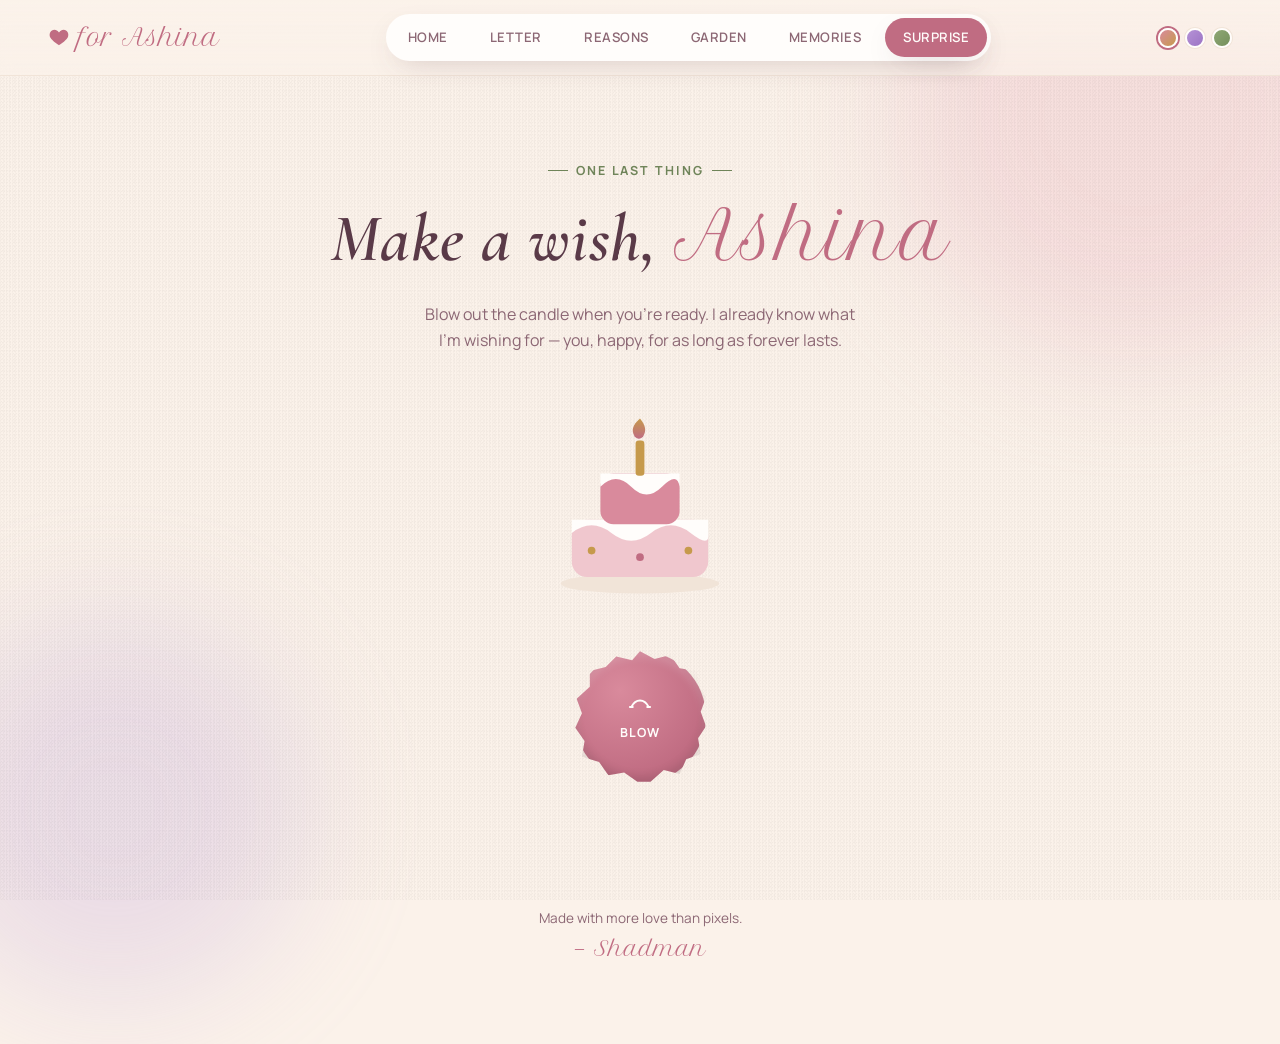
<file: ashina-birthday/surprise.html>
<!DOCTYPE html>
<html lang="en">
<head>
<meta charset="UTF-8">
<meta name="viewport" content="width=device-width, initial-scale=1.0">
<title>Make a Wish — Ashina</title>
<link rel="icon" href="data:image/svg+xml,%3Csvg xmlns='http://www.w3.org/2000/svg' viewBox='0 0 100 100'%3E%3Ctext y='.9em' font-size='90'%3E%F0%9F%8C%B8%3C/text%3E%3C/svg%3E">
<link rel="preconnect" href="https://fonts.googleapis.com">
<link rel="preconnect" href="https://fonts.gstatic.com" crossorigin>
<link href="https://fonts.googleapis.com/css2?family=Cormorant+Garamond:ital,wght@0,500;0,600;1,500;1,600&family=Manrope:wght@400;500;600;700;800&family=Petit+Formal+Script&display=swap" rel="stylesheet">
<link rel="stylesheet" href="css/style.css">
</head>
<body>
  <div class="grain-overlay"></div>
  <div class="wash wash--one"></div>
  <div class="wash wash--two"></div>
  <div class="petals-field" id="petalsField"></div>
  <div class="balloon-field" id="balloonField"></div>

  <nav class="ribbon-nav">
    <a href="home.html" class="brand">
      <svg viewBox="0 0 24 24" fill="var(--rose-deep)"><path d="M12 21s-7-4.35-9.5-8.5C.5 8.5 3 4 7 4c2 0 3.5 1 5 3 1.5-2 3-3 5-3 4 0 6.5 4.5 4.5 8.5C19 16.65 12 21 12 21Z"/></svg>
      for Ashina
    </a>
    <ul class="ribbon-links" id="navLinks">
      <li><a href="home.html">Home</a></li>
      <li><a href="letter.html">Letter</a></li>
      <li><a href="reasons.html">Reasons</a></li>
      <li><a href="garden.html">Garden</a></li>
      <li><a href="memories.html">Memories</a></li>
      <li><a href="surprise.html">Surprise</a></li>
    </ul>
    <div style="display:flex;align-items:center;gap:14px;">
      <div class="theme-switch">
        <span class="theme-dot" data-t="rosewood" title="Rosewood"></span>
        <span class="theme-dot" data-t="lilac" title="Lilac Dusk"></span>
        <span class="theme-dot" data-t="sage" title="Sage Garden"></span>
      </div>
      <button class="nav-burger" id="burger" aria-label="Open menu"><span></span></button>
    </div>
  </nav>

  <main>
    <div class="finale wrap">
      <p class="eyebrow reveal">One last thing</p>
      <h1 class="reveal">Make a wish, <span class="script">Ashina</span></h1>
      <p class="reveal" style="max-width:440px;">Blow out the candle when you're ready. I already know what I'm wishing for — you, happy, for as long as forever lasts.</p>

      <div class="cake-wrap reveal">
        <svg viewBox="0 0 200 200" width="220" height="220" aria-hidden="true">
          <ellipse cx="100" cy="176" rx="72" ry="9" fill="var(--paper-edge)"/>
          <rect x="38" y="118" width="124" height="52" rx="14" fill="var(--blush)"/>
          <path d="M38 130 Q56 116 74 130 T110 130 T146 130 T162 130 L162 118 L38 118 Z" fill="var(--paper)"/>
          <circle cx="56" cy="146" r="3.5" fill="var(--gold)"/>
          <circle cx="100" cy="152" r="3.5" fill="var(--rose-deep)"/>
          <circle cx="144" cy="146" r="3.5" fill="var(--gold)"/>
          <rect x="64" y="76" width="72" height="46" rx="12" fill="var(--rose)"/>
          <path d="M64 88 Q78 74 92 88 T120 88 T136 88 L136 76 L64 76 Z" fill="var(--paper)"/>
          <rect x="96" y="46" width="8" height="32" rx="3" fill="var(--gold)"/>
          <g id="smoke" class="smoke">
            <ellipse cx="100" cy="30" rx="6" ry="10" fill="var(--plum-soft)" opacity=".5"/>
            <ellipse cx="105" cy="18" rx="5" ry="8" fill="var(--plum-soft)" opacity=".35"/>
          </g>
          <g id="flame" class="flame">
            <defs>
              <linearGradient id="flameGrad" x1="0" y1="1" x2="0" y2="0">
                <stop offset="0" stop-color="var(--rose-deep)"/>
                <stop offset="1" stop-color="var(--gold)"/>
              </linearGradient>
            </defs>
            <path d="M100 26c5 6 6 11 3 16-2 3-6 3-8 0-3-5-2-10 5-16Z" fill="url(#flameGrad)"/>
          </g>
        </svg>
      </div>

      <button class="btn-seal reveal" id="blowBtn" aria-label="Blow out the candle">
        <svg viewBox="0 0 24 24" fill="none" stroke="currentColor" stroke-width="1.8"><path d="M4 12c2-4 4-6 8-6s6 2 8 6"/><path d="M2 12h4M18 12h4"/></svg>
        <span>Blow</span>
      </button>

      <div class="finale-msg hide" id="finaleMsg">
        <div class="divider"></div>
        <p class="script" style="font-size:1.9rem;">Happy Birthday, my love.</p>
        <p>I hope this year hands you everything you deserve and then some — softness on the hard days, adventure on the slow ones, and the quiet, certain knowledge that you are loved beyond measure. Every year I get to celebrate you feels like the best one yet.</p>
        <p style="margin-bottom:0;">Forever yours,</p>
        <p class="script" style="font-size:2.1rem;">Shadman</p>
        <button class="btn-pill" id="againBtn" style="margin-top:20px;">Celebrate again 🎉</button>
      </div>
    </div>
  </main>

  <p class="footer-note">Made with more love than pixels.<span class="script">— Shadman</span></p>

  <script src="js/script.js"></script>
</body>
</html>
</file>
<file: style.css>
html,body{
    height: 100%;
    width: 100%;
    margin: 0;
    padding: 0;
    background: url(5531f4cf-d32b-4644-876d-ef72c94b1ec4.jpeg);
}
.main{
    width: 95%;
    height: 100%;
    display: flex;
    justify-content: center;
    align-items: center;
}
.box{
    position: relative;
    width: 250px;
    height: 350px;
    border-radius: 20px;
    background-color:   background: rgba(255, 255, 255, 0.3); /* Semi-transparent background */
    backdrop-filter: blur(5px);;
    color: #333;
    box-shadow:0 0 1px 1px rgba(255, 255, 255, 0.08), 0 4px 8px rgba(255, 255, 255, 0.2), 
    0 6px 20px rgba(0, 0, 0, 0.15);;
    ,
    border-left: 1px solid rgba(255, 255, 255, 0.08);
    border-right:0.5px solid #444f51;
    border-top: 0px 1px solid #444f51;
    
}
.firstsec{
    height: 30%;
    display: flex;
    justify-content: center;
    align-items: center;
    
}
.innerbox{
    width: 85%;
    height: 50%;
    border-radius: 10px;
    background-color:   rgba(255, 255, 255, 0.25);
    backdrop-filter: blur(5px);
    
    box-shadow:0 0 1px 1px rgba(255, 255, 255, 0.08);
    display: flex;
    justify-content: flex-end;
    text-align: center;
    align-items: center;
    border-left: 1px solid rgba(255, 255, 255, 0.08); 
    text-align: ;
    overflow: hidden;
    font-size: 25px;
    border-top: 0px 1px solid #444f51;
    color: antiquewhite;
    font-family: Cambria, Cochin, Georgia, Times, 'Times New Roman', serif;
    
}
.innerbox-inp{
    width: 98.2%;
    height: 95.5%;
    border-radius: 10px;
    background-color:   rgba(255, 255, 255, 0.0000000000000000000000000000001); /* Semi-transparent background */
    backdrop-filter: blur(0);;
    border:2px solid rgba(255, 255, 255, 0.25);
    text-align: end;
    text-align: right;
    align-items: baseline;
    border:0;
    padding-top: px;
    font-size: 20px;
    color: antiquewhite;
    font-family: Cambria, Cochin, Georgia, Times, 'Times New Roman', serif;
    border-left: 1px solid rgba(255, 255, 255, 0.08); */
    
    border-top: 0px 1px solid #444f51; */
    
}
.whenclick{
    
}
/* .smallbox{
    position: absolute;
    top: 24.1%;
    left: 55.5%;
    height: 25px;
    width: 17px;
    background-color: #A991E0;
    ;
    z-index: 1;
} */
input[type="number"]::-webkit-outer-spin-button,
input[type="number"]::-webkit-inner-spin-button {
    -webkit-appearance: none;
    margin: 0;
}
.secondsec{
    
    height: 12%;
    display: flex;
    justify-content: space-around;
    width: 100%;
    align-items: center;
    ;
}
.mc{
    cursor: pointer;
    height: 20px;
    width: 30px;
    /* background-color: black; */
    
    border-radius: 3px;
    background-color:   background: rgba(255, 255, 255, 0.3); /* Semi-transparent background */
    backdrop-filter: blur(5px);;
    color: #333;
    box-shadow:0 0 1px 1px rgba(255, 255, 255, 0.08);
    border-left: 1px solid rgba(255, 255, 255, 0.08);
    border-right:0.5px solid #444f51;
    border-top: 0px 1px solid #444f51;
    text-align:center;
    font-size:15px;
    color: cornsilk;
    font-family:"Poppins", serif;
    font-weight: 400;
    
}
.mr{
    cursor: pointer;
    height: 20px;
    width: 30px;
    /* background-color: black; */
    
    border-radius: 3px;
    background-color:   background: rgba(255, 255, 255, 0.3); /* Semi-transparent background */
    backdrop-filter: blur(5px);;
    color: #333;
    box-shadow:0 0 1px 1px rgba(255, 255, 255, 0.08);
    border-left: 1px solid rgba(255, 255, 255, 0.08);
    border-right:0.5px solid #444f51;
    border-top: 0px 1px solid #444f51;
    text-align:center;
    font-size:15px;
    color: cornsilk;
    font-family:"Poppins", serif;
    font-weight: 400;
}
.mm{
    cursor: pointer;
    height: 20px;
    width: 30px;
    /* background-color: black; */
    
    border-radius: 3px;
    background-color:   background: rgba(255, 255, 255, 0.3); /* Semi-transparent background */
    backdrop-filter: blur(5px);;
    color: #333;
    box-shadow:0 0 1px 1px rgba(255, 255, 255, 0.08);
    border-left: 1px solid rgba(255, 255, 255, 0.08);
    border-right:0.5px solid #444f51;
    border-top: 0px 1px solid #444f51;
    text-align:center;
    font-size:15px;
    color: cornsilk;
    font-family:"Poppins", serif;
    font-weight: 400;
}
.ms{
    cursor: pointer;
    height: 20px;
    width: 30px;
    /* background-color: black; */
    
    border-radius: 3px;
    background-color:   background: rgba(255, 255, 255, 0.3); /* Semi-transparent background */
    backdrop-filter: blur(5px);;
    color: #333;
    box-shadow:0 0 1px 1px rgba(255, 255, 255, 0.08);
    border-left: 1px solid rgba(255, 255, 255, 0.08);
    border-right:0.5px solid #444f51;
    border-top: 0px 1px solid #444f51;
    text-align:center;
    font-size:15px;
    color: cornsilk;
    font-family:"Poppins", serif;
    font-weight: 400;
}
.thirdsec{
    width: 100%;
    height: 55%;
    /* background-color: black; */
    display: grid;
    grid-template-columns: 75% 25%;
    
}
.left{
    width: 100%;
    height: 100%;
    /* background-color: blue; */
    grid-column: 1;
    display: grid;
    grid-template-rows: 20% 20% 20% 20%;
}
.leftlineone{
    height: 100%;
    width: 100%;
    /* background-color: blueviolet; */
    grid-row: 1;
    display: flex;
    justify-content: space-around;
    align-items: center;
    

}
.ac{
    height: 30px;
    background-color:  rgba(255, 255, 255, 0.2);
    width: 35px;
    
    backdrop-filter: blur(500px);;
box-shadow: 0 4px 8px rgba(255, 255, 255, 0.2), 
            0 6px 20px rgba(0, 0, 0, 0.15);
    box-shadow:0 0 1px 1px rgba(255, 255, 255, 0.2); 
    border-left: 1px solid rgba(255, 255, 255, 0.08);
    border-right:0.5px solid #444f51;
    border-top: 0px 1px solid #444f51;
    text-align:center;
font-size:18px;
    color: cornsilk;
    font-family:"Poppins", serif;
    font-weight: 400;
    border-radius: 3px;
    cursor: pointer;
}
.cut{
    height: 27px;
    background-color:  rgba(255, 255, 255, 0.2);
    width: 35px;
    padding-top: 5px;
    backdrop-filter: blur(500px);;

    box-shadow:0 0 1px 1px rgba(255, 255, 255, 0.2);
    border-left: 1px solid rgba(255, 255, 255, 0.08);
    border-right:0.5px solid #444f51;
    border-top: 0px 1px solid #444f51;
    text-align:center;
font-size:20px;
    color: cornsilk;
    font-family:"Poppins", serif;
    font-weight: 400;
    border-radius: 3px;
    cursor: pointer;
}
.slash{
    height: 28px;
    background-color:  rgba(255, 255, 255, 0.2);
    width: 35px;
    
    backdrop-filter: blur(500px);;

    box-shadow:0 0 1px 1px rgba(255, 255, 255, 0.2);
    border-left: 1px solid rgba(255, 255, 255, 0.08);
    border-right:0.5px solid #444f51;
    border-top: 0px 1px solid #444f51;
    text-align:center;
font: size 17px;    
padding-top: 5px;
    color: cornsilk;
    font-family:"Poppins", serif;
    font-weight: 400;
    border-radius: 3px;
    cursor: pointer;
}
.leftlinesecond{
    height: 100%;
    width: 100%;
    /* background-color: rgb(43, 162, 226); */
    grid-row: 2;
    
    display: flex;
    justify-content: space-around;
    align-items: center;
}
.seven{  height: 30px;
    background-color:  rgba(255, 255, 255, 0.2);
    width: 35px;
    
    backdrop-filter: blur(500px);;

    box-shadow:0 0 1px 1px rgba(255, 255, 255, 0.2);
    border-left: 1px solid rgba(255, 255, 255, 0.08);
    border-right:0.5px solid #444f51;
    border-top: 0px 1px solid #444f51;
    text-align:center;
font-size:20px;
    color: cornsilk;
    font-family:"Poppins", serif;
    font-weight: 400;
    border-radius: 3px;
    cursor: pointer;}
.eight{   height: 30px;
    background-color:  rgba(255, 255, 255, 0.2);
    width: 35px;
    
    backdrop-filter: blur(500px);;

    box-shadow:0 0 1px 1px rgba(255, 255, 255, 0.2);
    border-left: 1px solid rgba(255, 255, 255, 0.08);
    border-right:0.5px solid #444f51;
    border-top: 0px 1px solid #444f51;
    text-align:center;
font-size:20px;
    color: cornsilk;
    font-family:"Poppins", serif;
    font-weight: 400;
    border-radius: 3px;
    cursor: pointer;}
.nine{     height: 30px;
    background-color:  rgba(255, 255, 255, 0.2);
    width: 35px;
    
    backdrop-filter: blur(500px);;

    box-shadow:0 0 1px 1px rgba(255, 255, 255, 0.2);
    border-left: 1px solid rgba(255, 255, 255, 0.08);
    border-right:0.5px solid #444f51;
    border-top: 0px 1px solid #444f51;
    text-align:center;
font-size:20px;
    color: cornsilk;
    font-family:"Poppins", serif;
    font-weight: 400;
    border-radius: 3px;
    cursor: pointer;}
.leftlinethird{
    height: 100%;
    width: 100%;
    /* background-color: rgb(226, 43, 43); */
    grid-row: 3;
    display: flex;
    justify-content: space-around;
    align-items: center;
}
.four{ height: 30px;
    background-color:  rgba(255, 255, 255, 0.2);
    width: 35px;
    
    backdrop-filter: blur(500px);;

    box-shadow:0 0 1px 1px rgba(255, 255, 255, 0.2);
    border-left: 1px solid rgba(255, 255, 255, 0.08);
    border-right:0.5px solid #444f51;
    border-top: 0px 1px solid #444f51;
    text-align:center;
font-size:20px;
    color: cornsilk;
    font-family:"Poppins", serif;
    font-weight: 400;
    border-radius: 3px;
    cursor: pointer;}
.five{ height: 30px;
    background-color:  rgba(255, 255, 255, 0.2);
    width: 35px;
    
    backdrop-filter: blur(500px);;

    box-shadow:0 0 1px 1px rgba(255, 255, 255, 0.2);
    border-left: 1px solid rgba(255, 255, 255, 0.08);
    border-right:0.5px solid #444f51;
    border-top: 0px 1px solid #444f51;
    text-align:center;
font-size:20px;
    color: cornsilk;
    font-family:"Poppins", serif;
    font-weight: 400;
    border-radius: 3px;
    cursor: pointer;}
.six{ height: 30px;
    background-color:  rgba(255, 255, 255, 0.2);
    width: 35px;
    
    backdrop-filter: blur(500px);;

    box-shadow:0 0 1px 1px rgba(255, 255, 255, 0.2);
    border-left: 1px solid rgba(255, 255, 255, 0.08);
    border-right:0.5px solid #444f51;
    border-top: 0px 1px solid #444f51;
    text-align:center;
font-size:20px;
    color: cornsilk;
    font-family:"Poppins", serif;
    font-weight: 400;
    border-radius: 3px;
    cursor: pointer;}
.leftlinefour{
    height: 100%;
    width: 100%;
    /* background-color: rgb(159, 226, 43); */
    grid-row: 4;display: flex;
    justify-content: space-around;
    align-items: center;
}
.one{  height: 30px;
    background-color:  rgba(255, 255, 255, 0.2);
    width: 35px;
    
    backdrop-filter: blur(500px);;

    box-shadow:0 0 1px 1px rgba(255, 255, 255, 0.2);
    border-left: 1px solid rgba(255, 255, 255, 0.08);
    border-right:0.5px solid #444f51;
    border-top: 0px 1px solid #444f51;
    text-align:center;
font-size:20px;
    color: cornsilk;
    font-family:"Poppins", serif;
    font-weight: 400;
    border-radius: 3px;
    cursor: pointer;}
.two{   height: 30px;
    background-color:  rgba(255, 255, 255, 0.2);
    width: 35px;
    
    backdrop-filter: blur(500px);;

    box-shadow:0 0 1px 1px rgba(255, 255, 255, 0.2);
    border-left: 1px solid rgba(255, 255, 255, 0.08);
    border-right:0.5px solid #444f51;
    border-top: 0px 1px solid #444f51;
    text-align:center;
font-size:20px;
    color: cornsilk;
    font-family:"Poppins", serif;
    font-weight: 400;
    border-radius: 3px;
    cursor: pointer;}
.three{   height: 30px;
    background-color:  rgba(255, 255, 255, 0.2);
    width: 35px;
    
    backdrop-filter: blur(500px);;

    box-shadow:0 0 1px 1px rgba(255, 255, 255, 0.2);
    border-left: 1px solid rgba(255, 255, 255, 0.08);
    border-right:0.5px solid #444f51;
    border-top: 0px 1px solid #444f51;
    text-align:center;
font-size:20px;
    color: cornsilk;
    font-family:"Poppins", serif;
    font-weight: 400;
    border-radius: 3px;
    cursor: pointer;}
.leftoflinefive{
    height: 100%;
    width: 100%;
    /* background-color: rgb(226, 43, 174); */
    grid-row: 5;
    display: flex;
    justify-content: space-around;
    align-items: center;
    padding: 1px;
}
.zero{
    height: 30px;
    background-color:  rgba(255, 255, 255, 0.2);
    width: 100px;
    
    backdrop-filter: blur(500px);;

    box-shadow:0 0 1px 1px rgba(255, 255, 255, 0.2);
    border-left: 1px solid rgba(255, 255, 255, 0.08);
    border-right:0.5px solid #444f51;
    border-top: 0px 1px solid #444f51;
    text-align:center;
font-size:20px;
    color: cornsilk;
    font-family:"Poppins", serif;
    font-weight: 400;
    border-radius: 5px;
    cursor: pointer;
}
.dot{
    height: 30px;
    background-color:  rgba(255, 255, 255, 0.2);
    width: 37px;
    
    backdrop-filter: blur(500px);;

    box-shadow:0 0 1px 1px rgba(255, 255, 255, 0.2);
    border-left: 1px solid rgba(255, 255, 255, 0.08);
    border-right:0.5px solid #444f51;
    border-top: 0px 1px solid #444f51;
    text-align:center;
font-size:20px;
    color: cornsilk;
    font-family:"Poppins", serif;
    font-weight: 400;
    border-radius: 4px;
    cursor: pointer;
}
.right{
    width: 100%;
    height: 100%;
    /* background-color: aqua; */
    grid-column: 2;
    display: flex;
    flex-direction: column;
    justify-content: space-around;
    align-items: center;
}
.mul{ height: 26px;
    background-color:  rgba(255, 255, 255, 0.2);
    width: 45px;
    
    backdrop-filter: blur(500px);;

    box-shadow:0 0 1px 1px rgba(255, 255, 255, 0.2);
    border-left: 1px solid rgba(255, 255, 255, 0.08);
    border-right:0.5px solid #444f51;
    border-top: 0px 1px solid #444f51;
    text-align:center;
font-size:20px;
    color: cornsilk;
    font-family:"Poppins", serif;
    font-weight: 400;
    border-radius: 5px;
    cursor: pointer;}
.minus{ height: 26px;
    background-color:  rgba(255, 255, 255, 0.2);
    width: 45px;
    
    backdrop-filter: blur(500px);;

    box-shadow:0 0 1px 1px rgba(255, 255, 255, 0.2);
    border-left: 1px solid rgba(255, 255, 255, 0.08);
    border-right:0.5px solid #444f51;
    border-top: 0px 1px solid #444f51;
    text-align:center;
font-size:20px;
    color: cornsilk;
    font-family:"Poppins", serif;
    font-weight: 400;
    border-radius: 5px;
    cursor: pointer;}
.plus{ height: 35px;
    background-color:  #94c3e1cc;
    width: 45px;
    
    backdrop-filter: blur(500px);;

    box-shadow:0 0 1px 1px rgba(255, 255, 255, 0.2);
    border-left: 1px solid rgba(255, 255, 255, 0.08);
    border-right:0.5px solid #444f51;
    border-top: 0px 1px solid #444f51;
    text-align:center;
font-size:20px;
    color: cornsilk;
    font-family:"Poppins", serif;
    font-weight: 400;
    border-radius: 5px;
    cursor: pointer;}
.equal{ height: 35px;
    background-color:  #94c3e1cc;
    width: 45px;
    
    backdrop-filter: blur(500px);;

    box-shadow:0 0 1px 1px rgba(255, 255, 255, 0.2);
    border-left: 1px solid rgba(255, 255, 255, 0.08);
    border-right:0.5px solid #444f51;
    border-top: 0px 1px solid #444f51;
    text-align:center;
font-size:20px;
    color: cornsilk;
    font-family:"Poppins", serif;
    font-weight: 400;
    border-radius: 5px;
    cursor: pointer;}

.one:hover{
    background-color:  rgba(255, 255, 255, 0.4);
}
.two:hover{
    background-color:  rgba(255, 255, 255, 0.4);
}
.three:hover{
    background-color:  rgba(255, 255, 255, 0.4);
}
.four:hover{
    background-color:  rgba(255, 255, 255, 0.4);
}
.five:hover{
    background-color:  rgba(255, 255, 255, 0.4);
}
.six:hover{
    background-color:  rgba(255, 255, 255, 0.4);
}.seven:hover{
    background-color:  rgba(255, 255, 255, 0.4);
}.eight:hover{
    background-color:  rgba(255, 255, 255, 0.4);
}.nine:hover{
    background-color:  rgba(255, 255, 255, 0.4);
}
.dot     :hover{
    background-color:  rgba(255, 255, 255, 0.4);
}
.zero:hover{
    background-color:  rgba(255, 255, 255, 0.4);
}
.cut:hover{
    background-color:  rgba(255, 255, 255, 0.4);
}
.ac:hover{
    background-color:  rgba(255, 255, 255, 0.4);
}
.mul:hover{
    background-color:  rgba(255, 255, 255, 0.4);
}
.slash:hover{
    background-color:  rgba(255, 255, 255, 0.4);
}
.minus:hover{
    background-color:  rgba(255, 255, 255, 0.4);
}
.plus:hover{
    background-color:  rgba(255, 255, 255, 0.4);
}
.equal:hover{
    background-color:  rgba(255, 255, 255, 0.4);
}
</file>
<file: ashina-birthday/css/style.css>
/* =========================================================================
   Ashina's Birthday — "Pressed Petals" botanical love-letter theme
   A stationery / pressed-flower aesthetic: linen paper, dried botanicals,
   wax-seal buttons, gold foil linework. Girly via craft & warmth, not neon.
   ========================================================================= */

:root{
  /* --- palette: "Rosewood" (default) --- */
  --cream:      #FBF2EA;
  --paper:      #FFFDFB;
  --paper-edge: #F1E4D8;
  --blush:      #F0C7CE;
  --rose:       #D98A9C;
  --rose-deep:  #C06C82;
  --plum:       #5A3A48;
  --plum-soft:  #8C6774;
  --sage:       #93A87E;
  --sage-deep:  #6F8459;
  --gold:       #C69A4C;
  --lilac:      #C7AEDD;

  --shadow-soft: 0 10px 30px -12px rgba(90,58,72,0.28);
  --shadow-lift: 0 18px 40px -14px rgba(90,58,72,0.35);

  --font-display: "Cormorant Garamond", "Iowan Old Style", Georgia, serif;
  --font-script:  "Petit Formal Script", cursive;
  --font-body:    "Manrope", -apple-system, BlinkMacSystemFont, sans-serif;

  --radius-lg: 28px;
  --radius-md: 18px;
  --radius-sm: 10px;

  --nav-h: 76px;
}

[data-theme="lilac"]{
  --cream:  #F6F0FA;
  --paper:  #FEFCFF;
  --paper-edge:#EADFF3;
  --blush:  #DCC6EC;
  --rose:   #B592D6;
  --rose-deep:#9C74C4;
  --plum:   #453255;
  --plum-soft:#7A6690;
  --gold:   #B9954E;
}

[data-theme="sage"]{
  --cream:  #F1F3E9;
  --paper:  #FDFEFA;
  --paper-edge:#E1E7D2;
  --blush:  #D3DCC0;
  --rose:   #8FA875;
  --rose-deep:#748F5B;
  --plum:   #3E4A34;
  --plum-soft:#6B7A5C;
  --gold:   #B79A4E;
}

*,*::before,*::after{ box-sizing: border-box; }
html{ scroll-behavior: smooth; }

body{
  margin:0;
  background: var(--cream);
  color: var(--plum);
  font-family: var(--font-body);
  font-size: 16px;
  line-height: 1.6;
  overflow-x: hidden;
  transition: background .5s ease, color .5s ease;
}

h1,h2,h3,h4{
  font-family: var(--font-display);
  font-style: italic;
  font-weight: 600;
  color: var(--plum);
  margin: 0 0 .4em;
  letter-spacing: .01em;
}

h1{ font-size: clamp(2.4rem, 6vw, 4.2rem); line-height: 1.05; }
h2{ font-size: clamp(1.9rem, 4vw, 2.8rem); }
h3{ font-size: clamp(1.3rem, 2.4vw, 1.7rem); }

p{ margin: 0 0 1em; color: var(--plum-soft); }

.script{
  font-family: var(--font-script);
  font-style: normal;
  font-weight: 400;
  color: var(--rose-deep);
  line-height: 1.2;
}

a{ color: inherit; text-decoration: none; }

img{ max-width: 100%; display:block; }

::selection{ background: var(--blush); color: var(--plum); }

/* focus visibility for accessibility */
a:focus-visible,button:focus-visible,input:focus-visible,textarea:focus-visible{
  outline: 2px solid var(--rose-deep);
  outline-offset: 3px;
  border-radius: 4px;
}

/* =========================================================================
   Paper grain overlay — subtle texture so backgrounds don't feel flat/digital
   ========================================================================= */
.grain-overlay{
  position: fixed; inset:0; z-index: 2; pointer-events:none;
  opacity: .05; mix-blend-mode: multiply;
  background-image:
    radial-gradient(circle at 20% 30%, #000 0, transparent 1px),
    radial-gradient(circle at 60% 70%, #000 0, transparent 1px),
    radial-gradient(circle at 85% 20%, #000 0, transparent 1px),
    radial-gradient(circle at 40% 85%, #000 0, transparent 1px);
  background-size: 3px 3px, 4px 4px, 5px 5px, 3px 3px;
}

.wash{
  position: fixed; z-index:0; pointer-events:none; border-radius:50%;
  filter: blur(60px); opacity:.45;
}
.wash--one{ width:38vw; height:38vw; top:-10vw; right:-8vw; background: var(--blush); }
.wash--two{ width:30vw; height:30vw; bottom:-8vw; left:-6vw; background: var(--lilac); opacity:.3; }

/* =========================================================================
   Ambient falling petals
   ========================================================================= */
.petals-field{
  position: fixed; inset:0; z-index: 1; pointer-events: none; overflow:hidden;
}
.petal{
  position:absolute; top:-5%; will-change: transform, opacity;
  animation-name: petal-fall; animation-timing-function: linear; animation-iteration-count: infinite;
  opacity:.75;
}
.petal svg{ width:100%; height:100%; display:block; }

@keyframes petal-fall{
  0%   { transform: translate(0,0) rotate(0deg); opacity:0; }
  8%   { opacity:.8; }
  92%  { opacity:.6; }
  100% { transform: translate(var(--drift,40px), 108vh) rotate(360deg); opacity:0; }
}

/* cursor sparkle */
.spark{
  position: fixed; z-index: 60; pointer-events:none;
  width: 10px; height:10px; color: var(--rose-deep);
  animation: spark-pop .7s ease-out forwards;
}
@keyframes spark-pop{
  0%{ transform: scale(.4) translateY(0); opacity: .9; }
  100%{ transform: scale(1) translateY(-16px); opacity: 0; }
}

/* =========================================================================
   Ribbon navigation
   ========================================================================= */
.ribbon-nav{
  position: fixed; top:0; left:0; right:0; z-index: 50;
  display:flex; align-items:center; justify-content:space-between;
  padding: 14px clamp(16px, 4vw, 48px);
  background: linear-gradient(to bottom, rgba(251,242,234,.96), rgba(251,242,234,.75));
  backdrop-filter: blur(6px);
  border-bottom: 1px solid var(--paper-edge);
}
.ribbon-nav .brand{
  font-family: var(--font-script); font-size: 1.5rem; color: var(--rose-deep);
  display:flex; align-items:center; gap:8px;
}
.ribbon-nav .brand svg{ width:22px; height:22px; }

.ribbon-links{
  display:flex; gap:6px; list-style:none; margin:0; padding:4px;
  background: var(--paper); border-radius: 999px; box-shadow: var(--shadow-soft);
}
.ribbon-links a{
  display:block; padding: 9px 18px; border-radius: 999px;
  font-size: .82rem; letter-spacing:.04em; text-transform: uppercase;
  color: var(--plum-soft); font-weight: 600; transition: all .25s ease;
}
.ribbon-links a:hover{ color: var(--plum); background: var(--cream); }
.ribbon-links a.active{ color: var(--paper); background: var(--rose-deep); box-shadow: var(--shadow-soft); }

.theme-switch{ display:flex; gap:7px; align-items:center; }
.theme-dot{
  width:20px; height:20px; border-radius:50%; border: 2px solid var(--paper);
  box-shadow: 0 0 0 1px var(--paper-edge); cursor:pointer; transition: transform .2s ease;
}
.theme-dot:hover{ transform: scale(1.15); }
.theme-dot[data-t="rosewood"]{ background: linear-gradient(135deg,#D98A9C,#C69A4C); }
.theme-dot[data-t="lilac"]{ background: linear-gradient(135deg,#B592D6,#9C74C4); }
.theme-dot[data-t="sage"]{ background: linear-gradient(135deg,#8FA875,#748F5B); }
.theme-dot.active{ box-shadow: 0 0 0 2px var(--rose-deep); }

.nav-burger{ display:none; }

@media (max-width: 780px){
  .ribbon-links{ display:none; }
  .nav-burger{
    display:flex; align-items:center; justify-content:center;
    width: 42px; height:42px; border-radius:50%; background: var(--paper);
    box-shadow: var(--shadow-soft); border:none; cursor:pointer;
  }
  .nav-burger span{ display:block; width:16px; height:2px; background: var(--plum); position:relative; }
  .nav-burger span::before,.nav-burger span::after{
    content:""; position:absolute; left:0; width:16px; height:2px; background:var(--plum);
  }
  .nav-burger span::before{ top:-5px; } .nav-burger span::after{ top:5px; }

  .ribbon-links.mobile-open{
    display:flex; flex-direction:column; position:fixed; top: var(--nav-h);
    right: 16px; left:auto; width: 220px; padding: 10px; gap:2px;
    animation: pop-in .25s ease;
  }
  .ribbon-links.mobile-open a{ text-align:center; }
}
@keyframes pop-in{ from{ opacity:0; transform: translateY(-8px);} to{opacity:1; transform:none;} }

/* =========================================================================
   Layout helpers
   ========================================================================= */
main{ position:relative; z-index:3; padding-top: var(--nav-h); }
.wrap{ max-width: 1080px; margin: 0 auto; padding: 0 clamp(18px, 5vw, 48px); }
.section{ padding: clamp(48px, 8vw, 96px) 0; }
.center{ text-align:center; }

.eyebrow{
  display:inline-flex; align-items:center; gap:8px;
  font-size:.78rem; letter-spacing:.16em; text-transform:uppercase;
  color: var(--sage-deep); font-weight:700; margin-bottom: 14px;
}
.eyebrow::before,.eyebrow::after{ content:""; width:20px; height:1px; background: var(--sage-deep); }

.divider{ width:64px; height:1px; background: var(--gold); margin: 22px auto; opacity:.7; }
.divider--l{ margin-left:0; }

/* reveal-on-scroll */
.reveal{ opacity:0; transform: translateY(26px); transition: opacity .8s ease, transform .8s ease; }
.reveal.in-view{ opacity:1; transform:none; }
.reveal.d1{ transition-delay:.08s; } .reveal.d2{ transition-delay:.16s; }
.reveal.d3{ transition-delay:.24s; } .reveal.d4{ transition-delay:.32s; }
.reveal.d5{ transition-delay:.4s; } .reveal.d6{ transition-delay:.48s; }

/* =========================================================================
   Buttons
   ========================================================================= */
.btn-seal{
  --sz: 132px;
  width: var(--sz); height: var(--sz); border-radius:50%;
  display:flex; align-items:center; justify-content:center; flex-direction:column; gap:4px;
  background: radial-gradient(circle at 35% 30%, var(--rose) 0%, var(--rose-deep) 70%);
  color: var(--paper); border: none; cursor:pointer;
  box-shadow: var(--shadow-lift), inset 0 -6px 10px rgba(0,0,0,.12), inset 0 6px 10px rgba(255,255,255,.18);
  font-family: var(--font-body); font-weight:700; font-size:.78rem; letter-spacing:.08em; text-transform:uppercase;
  position:relative; transition: transform .3s ease, box-shadow .3s ease;
  clip-path: polygon(50% 0%, 61% 6%, 73% 3%, 80% 13%, 93% 15%, 95% 27%, 100% 35%,
    96% 46%, 100% 57%, 94% 66%, 96% 78%, 85% 82%, 80% 93%, 68% 90%, 58% 99%,
    48% 99%, 38% 92%, 26% 94%, 19% 84%, 6% 80%, 8% 68%, 1% 58%, 6% 47%,
    2% 36%, 12% 27%, 12% 15%, 24% 12%, 32% 4%, 44% 7%);
}
.btn-seal svg{ width:26px; height:26px; }
.btn-seal:hover{ transform: translateY(-4px) scale(1.03); }
.btn-seal:active{ transform: translateY(0) scale(.97); }

.btn-pill{
  display:inline-flex; align-items:center; gap:10px;
  padding: 14px 30px; border-radius:999px; border: 1px solid var(--rose-deep);
  background: transparent; color: var(--rose-deep); font-family: var(--font-body);
  font-weight:700; font-size:.85rem; letter-spacing:.05em; text-transform: uppercase;
  cursor:pointer; transition: all .3s ease;
}
.btn-pill:hover{ background: var(--rose-deep); color: var(--paper); box-shadow: var(--shadow-soft); transform: translateY(-2px); }
.btn-pill.filled{ background: var(--rose-deep); color: var(--paper); }
.btn-pill.filled:hover{ background: var(--plum); border-color: var(--plum); }

/* =========================================================================
   Cards & botanical frame corners
   ========================================================================= */
.card{
  background: var(--paper); border-radius: var(--radius-lg);
  box-shadow: var(--shadow-soft); padding: clamp(24px,4vw,42px);
  position: relative;
}
.corner{ position:absolute; width:46px; height:46px; opacity:.85; }
.corner svg{ width:100%; height:100%; }
.corner--tl{ top:12px; left:12px; }
.corner--tr{ top:12px; right:12px; transform: scaleX(-1); }
.corner--bl{ bottom:12px; left:12px; transform: scaleY(-1); }
.corner--br{ bottom:12px; right:12px; transform: scale(-1,-1); }

.footer-note{
  text-align:center; padding: 40px 20px 70px; font-size:.85rem; color: var(--plum-soft);
  position:relative; z-index:3;
}
.footer-note .script{ font-size:1.3rem; display:block; margin-top:6px; }

/* =========================================================================
   INDEX — Envelope cover
   ========================================================================= */
.cover{
  min-height: 100vh; display:flex; flex-direction:column; align-items:center; justify-content:center;
  padding: 90px 20px 40px; text-align:center; position:relative; z-index:3;
}
.cover .eyebrow{ margin-bottom: 22px; }
.cover-title{ margin-bottom: 6px; }
.cover-sub{ max-width: 420px; margin: 0 auto 46px; }

.envelope-stage{ perspective: 1400px; margin-bottom: 40px; }
.envelope{
  width: min(340px, 78vw); height: 220px; position: relative; cursor:pointer;
}
.envelope-body{
  position:absolute; inset:0; background: linear-gradient(160deg, var(--paper), var(--blush));
  border-radius: 10px; box-shadow: var(--shadow-lift); overflow:hidden;
}
.envelope-body::after{
  content:""; position:absolute; inset:0;
  background: linear-gradient(200deg, transparent 55%, rgba(90,58,72,.10) 100%);
}

.envelope-flap{
  position:absolute; top:0; left:0; width:100%; height:112px;
  background: linear-gradient(200deg, var(--rose), var(--rose-deep));
  clip-path: polygon(0 0, 100% 0, 50% 100%);
  transform-origin: top center; transition: transform .9s cubic-bezier(.68,-.4,.27,1.4);
  z-index: 4; box-shadow: 0 4px 10px rgba(0,0,0,.08);
}
.envelope.open .envelope-flap{ transform: rotateX(180deg); }

.envelope-seal{
  position:absolute; top:76px; left:50%; transform:translateX(-50%);
  width:46px; height:46px; border-radius:50%; background: var(--gold); z-index:5;
  display:flex; align-items:center; justify-content:center; box-shadow: 0 4px 10px rgba(0,0,0,.25);
  color: var(--paper); transition: opacity .4s ease, transform .4s ease;
}
.envelope-seal svg{ width:20px; height:20px; }
.envelope.open .envelope-seal{ opacity:0; transform: translateX(-50%) scale(.4); }

.envelope-letter{
  position:absolute; left: 8%; right:8%; bottom: 6px; height: 82%;
  background: var(--paper); border-radius: 6px 6px 0 0; z-index:3;
  box-shadow: 0 -6px 14px rgba(0,0,0,.06);
  display:flex; align-items:center; justify-content:center; text-align:center; padding: 16px;
  transform: translateY(6%); transition: transform 1s ease .15s;
}
.envelope.open .envelope-letter{ transform: translateY(-58%); }
.envelope-letter .script{ font-size:1.4rem; }

.enter-btn-wrap{ height: 74px; }
#enterBtn{ opacity:0; pointer-events:none; transition: opacity .6s ease .4s, transform .6s ease .4s; transform: translateY(10px); }
#enterBtn.show{ opacity:1; pointer-events:auto; transform:none; }

/* =========================================================================
   HOME — hub cards
   ========================================================================= */
.hub-hero{ text-align:center; padding: 40px 0 20px; }
.hub-grid{
  display:grid; grid-template-columns: repeat(3, 1fr); gap: 22px; margin-top: 20px;
}
@media (max-width: 880px){ .hub-grid{ grid-template-columns: repeat(2,1fr); } }
@media (max-width: 560px){ .hub-grid{ grid-template-columns: 1fr; } }

.hub-card{
  background: var(--paper); border-radius: var(--radius-md); padding: 30px 24px;
  box-shadow: var(--shadow-soft); text-align:center; transition: transform .35s ease, box-shadow .35s ease;
  display:flex; flex-direction:column; align-items:center; gap: 10px;
}
.hub-card:hover{ transform: translateY(-8px); box-shadow: var(--shadow-lift); }
.hub-card .ico{
  width:58px; height:58px; border-radius:50%; background: var(--cream);
  display:flex; align-items:center; justify-content:center; color: var(--rose-deep); margin-bottom: 6px;
}
.hub-card .ico svg{ width:26px; height:26px; }
.hub-card h3{ margin-bottom:4px; }
.hub-card p{ font-size:.92rem; margin-bottom: 10px; }
.hub-card .go{ font-size:.78rem; font-weight:700; letter-spacing:.08em; text-transform:uppercase; color: var(--gold); }

/* =========================================================================
   LETTER page
   ========================================================================= */
.letter-wrap{ max-width: 720px; margin: 0 auto; }
.letter-card{ padding: clamp(30px,6vw,64px); }
.letter-head{ text-align:center; margin-bottom: 24px; }
.letter-body p{ color: var(--plum); font-size: 1.05rem; }
.typed-cursor{ display:inline-block; width: 2px; background: var(--rose-deep); margin-left: 2px; animation: blink 1s step-end infinite; }
@keyframes blink{ 50%{ opacity:0; } }
.letter-sign{ text-align:right; margin-top: 30px; }
.letter-sign .script{ font-size: 2rem; }

/* =========================================================================
   REASONS — flip cards
   ========================================================================= */
.reasons-grid{
  display:grid; grid-template-columns: repeat(3,1fr); gap: 20px; margin-top: 30px;
}
@media (max-width:880px){ .reasons-grid{ grid-template-columns: repeat(2,1fr); } }
@media (max-width:540px){ .reasons-grid{ grid-template-columns: 1fr; } }

.flip-card{ perspective: 1200px; height: 190px; }
.flip-inner{
  position:relative; width:100%; height:100%; transition: transform .7s cubic-bezier(.4,.2,.2,1);
  transform-style: preserve-3d; cursor:pointer;
}
.flip-card.flipped .flip-inner{ transform: rotateY(180deg); }
.flip-face{
  position:absolute; inset:0; backface-visibility:hidden; border-radius: var(--radius-md);
  display:flex; flex-direction:column; align-items:center; justify-content:center; text-align:center; padding:18px;
  box-shadow: var(--shadow-soft);
}
.flip-front{ background: linear-gradient(150deg, var(--paper), var(--blush)); }
.flip-front .num{ font-family: var(--font-display); font-style: italic; font-size:2.1rem; color: var(--rose-deep); }
.flip-front span{ font-size:.75rem; letter-spacing:.1em; text-transform:uppercase; color: var(--plum-soft); margin-top:4px; }
.flip-back{ background: var(--rose-deep); color: var(--paper); transform: rotateY(180deg); font-size:.95rem; }

/* =========================================================================
   GARDEN — flower field
   ========================================================================= */
.garden-field{
  position:relative; min-height: 60vh; display:flex; align-items:flex-end; justify-content:center;
  gap: clamp(6px, 3vw, 26px); padding: 40px 10px 0; flex-wrap: wrap;
}
.flower{ width: clamp(70px,12vw,120px); cursor:pointer; }
.flower svg{ width:100%; height:auto; overflow:visible; }
.flower .stem{ stroke-dasharray: 200; stroke-dashoffset: 200; transition: stroke-dashoffset 1.1s ease; }
.flower.in-view .stem{ stroke-dashoffset: 0; }
.flower .bloom{ transform-box: fill-box; transform-origin: center; transform: scale(0); transition: transform .6s cubic-bezier(.34,1.56,.64,1) .9s; }
.flower.in-view .bloom{ transform: scale(1); }
.flower.bloomed .bloom{ transform: scale(1.18) rotate(8deg); transition: transform .5s ease; }

.butterfly{ position:absolute; width: 34px; opacity:.9; animation: flutter 9s ease-in-out infinite; }
.butterfly svg{ width:100%; }
.butterfly .wing{ transform-box: fill-box; transform-origin: center; animation: wingflap .5s ease-in-out infinite alternate; }
@keyframes wingflap{ from{ transform: scaleX(1);} to{ transform: scaleX(.55);} }
@keyframes flutter{
  0%{ transform: translate(0,0) rotate(0deg);}
  25%{ transform: translate(40px,-30px) rotate(6deg);}
  50%{ transform: translate(10px,-60px) rotate(-4deg);}
  75%{ transform: translate(-30px,-20px) rotate(4deg);}
  100%{ transform: translate(0,0) rotate(0deg);}
}
.garden-hint{ text-align:center; color: var(--plum-soft); font-size:.85rem; margin-top: 18px; }

/* =========================================================================
   MEMORIES — masonry
   ========================================================================= */
.masonry{ column-count: 3; column-gap: 18px; margin-top: 30px; }
@media (max-width:880px){ .masonry{ column-count:2; } }
@media (max-width:560px){ .masonry{ column-count:1; } }
.mem-card{
  break-inside: avoid; margin-bottom: 18px; border-radius: var(--radius-md); overflow:hidden;
  box-shadow: var(--shadow-soft); background: var(--paper); position:relative;
}
.mem-photo{
  width:100%; display:flex; align-items:center; justify-content:center; flex-direction:column; gap:8px;
  background: linear-gradient(150deg, var(--blush), var(--lilac));
  color: var(--paper); text-align:center; padding: 20px;
}
.mem-photo svg{ width:30px; height:30px; opacity:.85; }
.mem-photo small{ font-size:.72rem; letter-spacing:.05em; opacity:.9; }
.mem-cap{ padding: 14px 16px; font-size:.9rem; color: var(--plum-soft); font-style: italic; }
.h-sm{ height: 140px; } .h-md{ height: 190px; } .h-lg{ height: 250px; }

/* =========================================================================
   SURPRISE — finale
   ========================================================================= */
.finale{ min-height: 88vh; display:flex; flex-direction:column; align-items:center; justify-content:center; text-align:center; padding: 40px 20px; }
.cake-wrap{ margin: 20px 0 34px; }
.flame{ transform-box: fill-box; transform-origin: bottom center; animation: flicker 1.6s ease-in-out infinite; }
@keyframes flicker{
  0%,100%{ transform: scaleY(1) rotate(-1deg); }
  50%{ transform: scaleY(1.12) rotate(2deg); }
}
.flame.out{ animation:none; opacity:0; transition: opacity .4s ease; }
.smoke{ opacity:0; transform: translateY(0); }
.smoke.show{ animation: smoke-rise 1.6s ease-out forwards; }
@keyframes smoke-rise{
  0%{ opacity:.6; transform: translateY(0) scale(1); }
  100%{ opacity:0; transform: translateY(-40px) scale(1.8); }
}
.finale-msg{ max-width: 560px; }
.finale-msg.hide{ display:none; }

.balloon-field{ position: fixed; inset:0; pointer-events:none; z-index: 45; overflow:hidden; }
.balloon{
  position:absolute; bottom:-140px; width: 46px; animation: rise linear forwards;
}
.balloon svg{ width:100%; }
@keyframes rise{
  0%{ transform: translate(0,0) rotate(0deg); }
  50%{ transform: translate(var(--sway,26px), -60vh) rotate(6deg); }
  100%{ transform: translate(0,-115vh) rotate(-4deg); opacity: .9; }
}

.confetti-piece{ position: fixed; top:-20px; z-index: 46; pointer-events:none; border-radius:2px; }

/* =========================================================================
   Reduced motion
   ========================================================================= */
@media (prefers-reduced-motion: reduce){
  *{ animation-duration: .001ms !important; animation-iteration-count:1 !important; transition-duration:.001ms !important; scroll-behavior:auto !important; }
  .petals-field, .butterfly{ display:none; }
}
</file>
